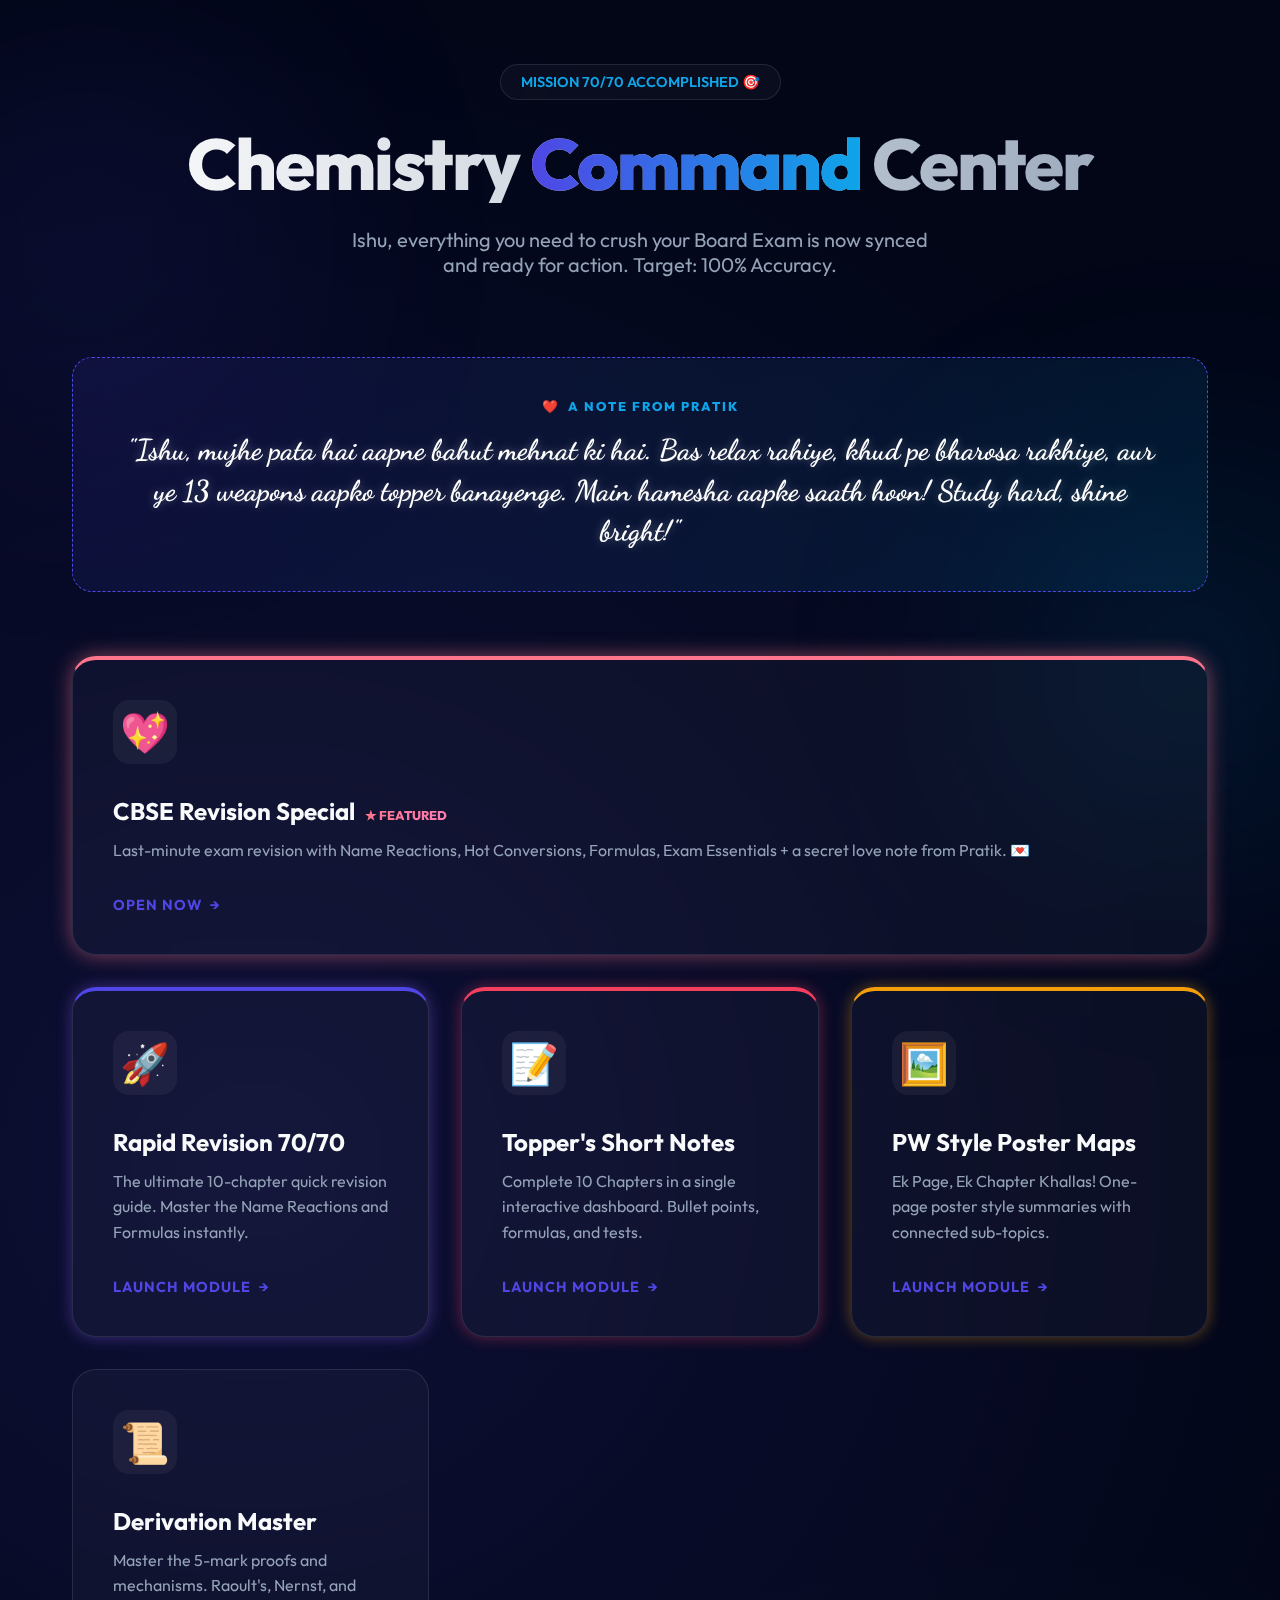
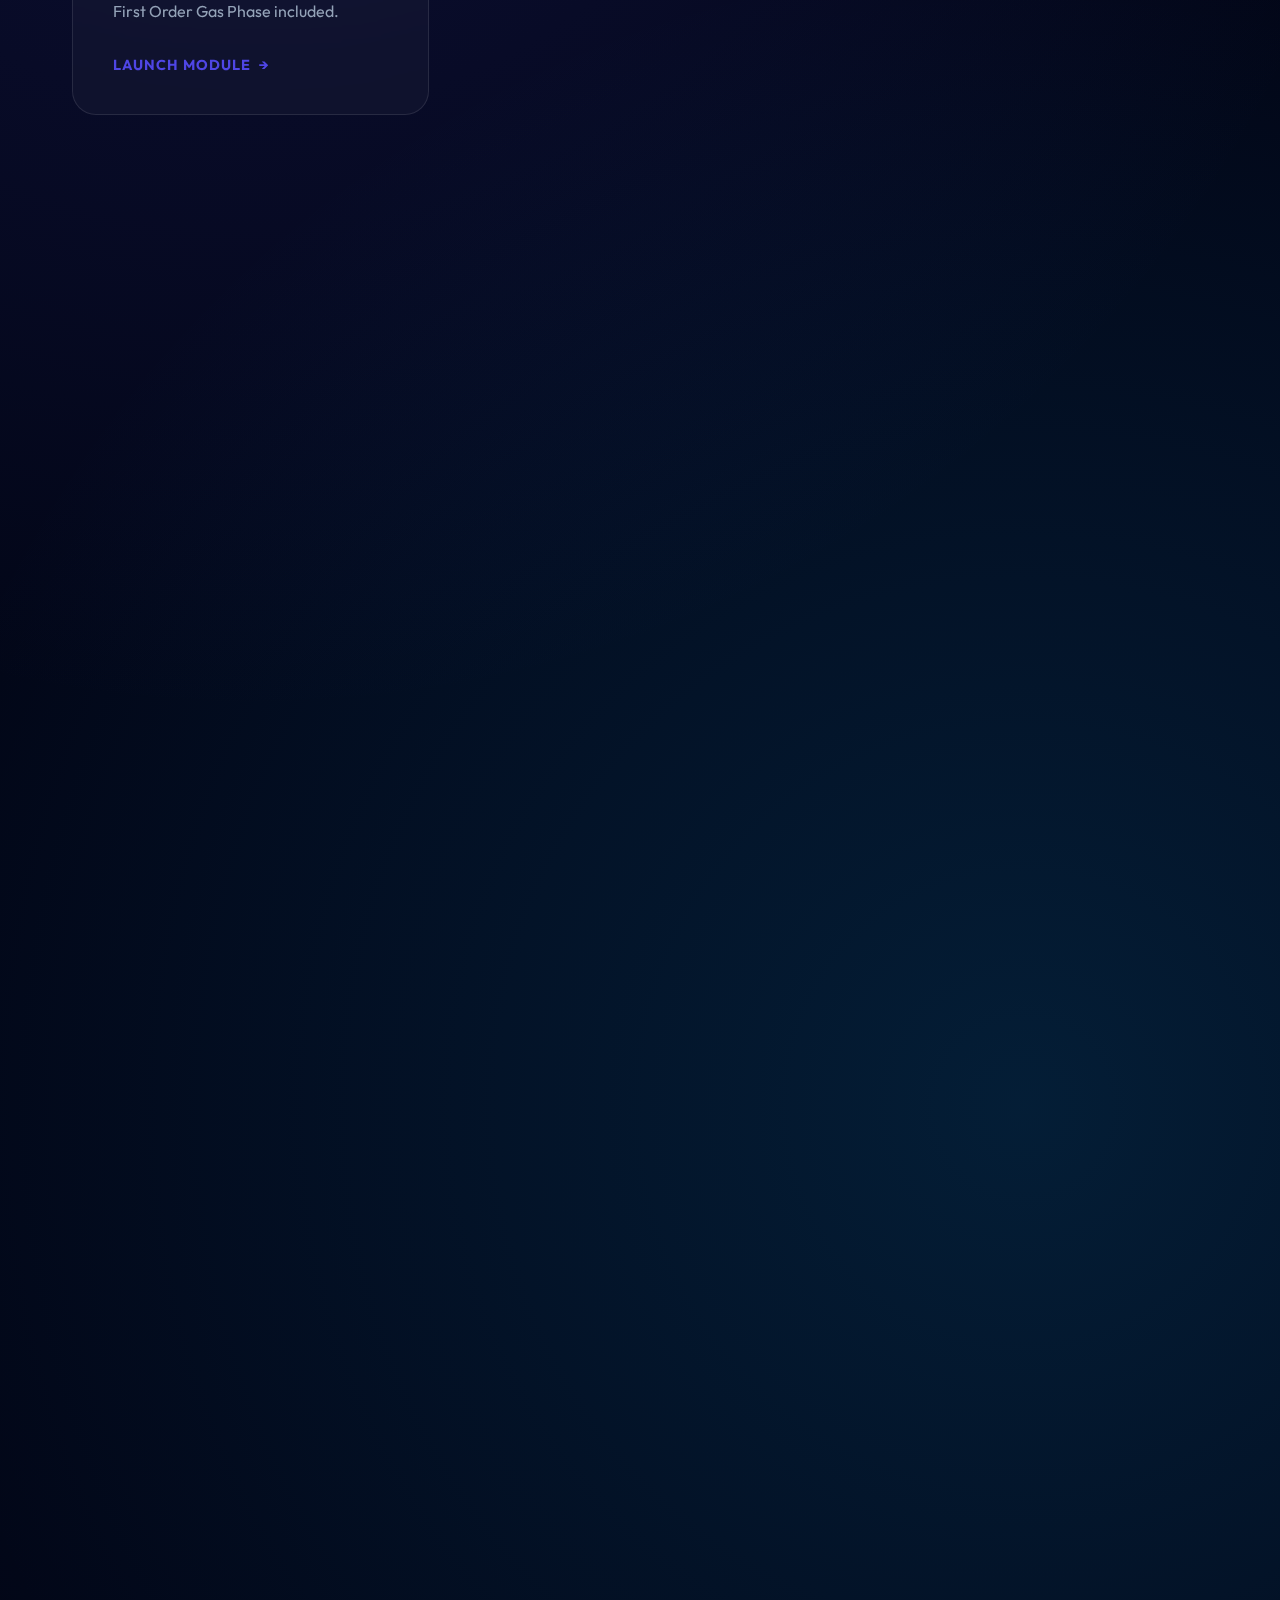
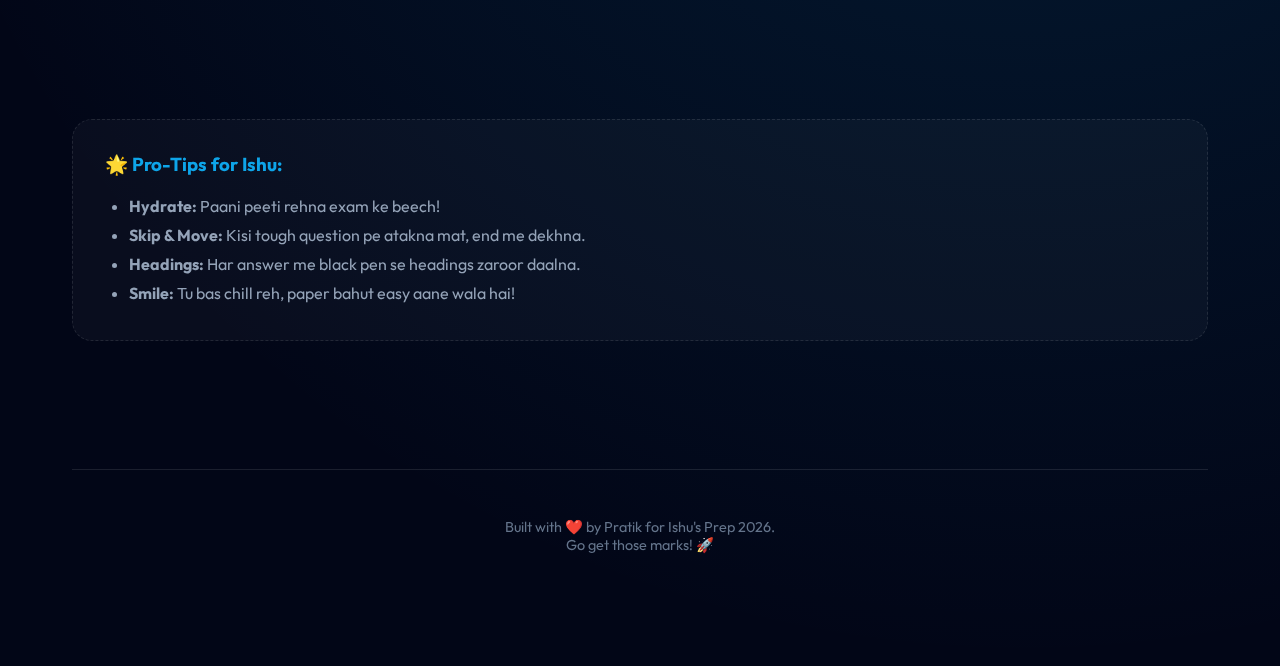
<file: index.html>
<!DOCTYPE html>
<html lang="en">

<head>
    <meta charset="UTF-8">
    <meta name="viewport" content="width=device-width, initial-scale=1.0">
    <title>Chemistry 70/70 Hub | Mission Control</title>
    <link rel="preconnect" href="https://fonts.googleapis.com">
    <link rel="preconnect" href="https://fonts.gstatic.com" crossorigin>
    <link
        href="https://fonts.googleapis.com/css2?family=Outfit:wght@300;400;500;600;700;800&family=Dancing+Script:wght@700&display=swap"
        rel="stylesheet">
    <link rel="stylesheet" href="style.css">
    <style>
        .note-box {
            background: linear-gradient(135deg, rgba(79, 70, 229, 0.1), rgba(14, 165, 233, 0.1));
            border: 1px dashed var(--primary);
            border-radius: 20px;
            padding: 2.5rem;
            margin-bottom: 4rem;
            text-align: center;
            position: relative;
            animation: glow 3s infinite;
        }

        .note-header {
            font-size: 0.8rem;
            font-weight: 800;
            text-transform: uppercase;
            letter-spacing: 2px;
            color: var(--secondary);
            margin-bottom: 1rem;
            display: flex;
            align-items: center;
            justify-content: center;
            gap: 0.5rem;
        }

        .note-text {
            font-family: 'Dancing Script', cursive;
            font-size: 1.8rem;
            line-height: 1.4;
            color: #fff;
            font-weight: 700;
            text-shadow: 0 0 10px rgba(255, 255, 255, 0.3);
        }

        .heart {
            animation: pulse 1.5s infinite;
            display: inline-block;
        }

        @keyframes pulse {
            0% {
                transform: scale(1);
            }

            50% {
                transform: scale(1.2);
            }

            100% {
                transform: scale(1);
            }
        }
    </style>
</head>

<body>
    <div class="floating-bg" style="top: 10%; left: -5%;"></div>
    <div class="floating-bg" style="bottom: 10%; right: -5%; background: var(--secondary);"></div>

    <div class="container">
        <header>
            <div class="badge">MISSION 70/70 ACCOMPLISHED 🎯</div>
            <h1>Chemistry <span
                    style="background: linear-gradient(to right, var(--primary), var(--secondary)); -webkit-background-clip: text; background-clip: text; -webkit-text-fill-color: transparent;">Command</span>
                Center</h1>
            <p class="subtitle">Ishu, everything you need to crush your Board Exam is now synced and ready for action.
                Target: 100% Accuracy.</p>
        </header>

        <!-- PERSONAL MESSAGE -->
        <div class="note-box">
            <div class="note-header">
                <span class="heart">❤️</span> A Note from Pratik
            </div>
            <p class="note-text">"Ishu, mujhe pata hai aapne bahut mehnat ki hai. Bas relax rahiye, khud pe bharosa
                rakhiye,
                aur ye 13 weapons aapko topper banayenge. Main hamesha aapke saath hoon! Study hard, shine bright!"</p>
        </div>

        <div class="hub-grid">
            <!-- CBSE Revision Special -->
            <a href="https://thoratpratik2323-hue.github.io/cbse-chemistry-revision/" target="_blank"
                class="project-card"
                style="border-top: 4px solid #ff758c; box-shadow: 0 0 20px rgba(255, 117, 140, 0.5); grid-column: 1 / -1;">
                <div>
                    <div class="icon">💖</div>
                    <h2 class="card-title">CBSE Revision Special &nbsp;<span
                            style="font-size:0.8rem; background: linear-gradient(to right, #ff758c, #ff7eb3); -webkit-background-clip: text; background-clip: text; -webkit-text-fill-color: transparent; font-weight: 800;">★
                            FEATURED</span></h2>
                    <p class="card-desc">Last-minute exam revision with Name Reactions, Hot Conversions, Formulas, Exam
                        Essentials + a secret love note from Pratik. 💌</p>
                </div>
                <div class="btn-open">Open Now <span>→</span></div>
            </a>

            <!-- 0. Rapid Revision -->
            <a href="chemistry_revision.html" target="_blank" class="project-card"
                style="border-top: 4px solid var(--primary); box-shadow: 0 0 15px rgba(139, 92, 246, 0.4);">
                <div>
                    <div class="icon">🚀</div>
                    <h2 class="card-title">Rapid Revision 70/70</h2>
                    <p class="card-desc">The ultimate 10-chapter quick revision guide. Master the Name Reactions and
                        Formulas instantly.</p>
                </div>
                <div class="btn-open">Launch Module <span>→</span></div>
            </a>
            <!-- 0.5. Short Notes -->
            <a href="chemistry_short_notes.html" target="_blank" class="project-card"
                style="border-top: 4px solid #f43f5e; box-shadow: 0 0 15px rgba(244, 63, 94, 0.4);">
                <div>
                    <div class="icon">📝</div>
                    <h2 class="card-title">Topper's Short Notes</h2>
                    <p class="card-desc">Complete 10 Chapters in a single interactive dashboard. Bullet points,
                        formulas, and tests.</p>
                </div>
                <div class="btn-open">Launch Module <span>→</span></div>
            </a>

            <!-- 0.9. PW Style Mindmaps -->
            <a href="chemistry_pw_style.html" target="_blank" class="project-card"
                style="border-top: 4px solid #f59e0b; box-shadow: 0 0 15px rgba(245, 158, 11, 0.4);">
                <div>
                    <div class="icon">🖼️</div>
                    <h2 class="card-title">PW Style Poster Maps</h2>
                    <p class="card-desc">Ek Page, Ek Chapter Khallas! One-page poster style summaries with connected
                        sub-topics.</p>
                </div>
                <div class="btn-open">Launch Module <span>→</span></div>
            </a>
            <!-- 1. Derivation Master -->
            <a href="https://thoratpratik2323-hue.github.io/chemistry-derivation-master/" target="_blank"
                class="project-card">
                <div>
                    <div class="icon">📜</div>
                    <h2 class="card-title">Derivation Master</h2>
                    <p class="card-desc">Master the 5-mark proofs and mechanisms. Raoult's, Nernst, and First Order Gas
                        Phase included.</p>
                </div>
                <div class="btn-open">Launch Module <span>→</span></div>
            </a>

            <!-- 2. Definition Master -->
            <a href="https://thoratpratik2323-hue.github.io/chemistry-definition-master/" target="_blank"
                class="project-card">
                <div>
                    <div class="icon">📚</div>
                    <h2 class="card-title">Definition Master</h2>
                    <p class="card-desc">Full 12-Chapter NCERT revision with global search and 2026 Board Exam hacks.
                    </p>
                </div>
                <div class="btn-open">Launch Module <span>→</span></div>
            </a>

            <!-- 3. Exam Buddy (Formula Hub) -->
            <a href="https://thoratpratik2323-hue.github.io/chemistry-exam-buddy/" target="_blank" class="project-card">
                <div>
                    <div class="icon">⚗️</div>
                    <h2 class="card-title">Formula Buddy</h2>
                    <p class="card-desc">Quick formula sheets for numericals and important success tips for the big day.
                    </p>
                </div>
                <div class="btn-open">Launch Module <span>→</span></div>
            </a>

            <!-- 4. Organic Master -->
            <a href="https://thoratpratik2323-hue.github.io/organic-reaction-master/" target="_blank"
                class="project-card">
                <div>
                    <div class="icon">🧪</div>
                    <h2 class="card-title">Organic Master</h2>
                    <p class="card-desc">Reagent lists, name reactions, and step-by-step mechanisms for perfect organic
                        scores.</p>
                </div>
                <div class="btn-open">Launch Module <span>→</span></div>
            </a>

            <!-- 5. Inorganic Master -->
            <a href="https://thoratpratik2323-hue.github.io/inorganic-element-master/" target="_blank"
                class="project-card">
                <div>
                    <div class="icon">⚛️</div>
                    <h2 class="card-title">Inorganic Master</h2>
                    <p class="card-desc">d-Block, f-Block, and Coordination logic. Understand the 'Why' behind atomic
                        radii trends.</p>
                </div>
                <div class="btn-open">Launch Module <span>→</span></div>
            </a>

            <!-- 6. Master Cheatsheet -->
            <a href="https://thoratpratik2323-hue.github.io/chemistry-master-cheatsheet-2026/" target="_blank"
                class="project-card">
                <div>
                    <div class="icon">⚡</div>
                    <h2 class="card-title">Quick Cheatsheet</h2>
                    <p class="card-desc">The ultimate single-page revision weapon for the morning of the exam. All in
                        one glance.</p>
                </div>
                <div class="btn-open">Launch Module <span>→</span></div>
            </a>

            <!-- 7. Reasoning Master -->
            <a href="https://thoratpratik2323-hue.github.io/chemistry-reasoning-master/" target="_blank"
                class="project-card" style="border-top: 4px solid var(--accent);">
                <div>
                    <div class="icon">🔬</div>
                    <h2 class="card-title">Reasoning Master</h2>
                    <p class="card-desc">Master the "Give Reasons" questions. Accounting for trends in d-block, p-block,
                        and organic. 70/70 Lock.</p>
                </div>
                <div class="btn-open">Launch Module <span>→</span></div>
            </a>

            <!-- 8. Organic MCQ Challenge -->
            <a href="https://thoratpratik2323-hue.github.io/organic-chemistry-quiz/" target="_blank"
                class="project-card" style="border-top: 4px solid #10b981;">
                <div>
                    <div class="icon">📝</div>
                    <h2 class="card-title">Organic MCQ Quiz</h2>
                    <p class="card-desc">15 high-yield MCQs covering reactions, mechanisms, and biomolecules. Test your
                        prep!</p>
                </div>
                <div class="btn-open">Launch Module <span>→</span></div>
            </a>

            <!-- 9. Inorganic MCQ Challenge -->
            <a href="https://thoratpratik2323-hue.github.io/inorganic-chemistry-quiz/" target="_blank"
                class="project-card" style="border-top: 4px solid #8b5cf6;">
                <div>
                    <div class="icon">💎</div>
                    <h2 class="card-title">Inorganic MCQ Quiz</h2>
                    <p class="card-desc">15 metallic-grade MCQs on d-block, f-block, and Coordination complex logic.</p>
                </div>
                <div class="btn-open">Launch Module <span>→</span></div>
            </a>

            <!-- 10. Logic Vault -->
            <a href="https://thoratpratik2323-hue.github.io/chemistry-logic-vault/" target="_blank" class="project-card"
                style="border-top: 4px solid #ec4899;">
                <div>
                    <div class="icon">🧠</div>
                    <h2 class="card-title">Logic Vault</h2>
                    <p class="card-desc">Master Assertion-Reason and Case Study questions. The ultimate logical shield.
                    </p>
                </div>
                <div class="btn-open">Launch Module <span>→</span></div>
            </a>

            <!-- 11. Visual Gallery -->
            <a href="https://thoratpratik2323-hue.github.io/chemistry-visual-gallery/" target="_blank"
                class="project-card" style="border-top: 4px solid #14b8a6;">
                <div>
                    <div class="icon">📊</div>
                    <h2 class="card-title">Visual Gallery</h2>
                    <p class="card-desc">Interactive graphs and d-orbital splitting diagrams. Chemistry through art.</p>
                </div>
                <div class="btn-open">Launch Module <span>→</span></div>
            </a>

            <!-- 12. PYQ Hitlist -->
            <a href="https://thoratpratik2323-hue.github.io/chemistry-pyq-hitlist/" target="_blank" class="project-card"
                style="border-top: 4px solid #f59e0b;">
                <div>
                    <div class="icon">📜</div>
                    <h2 class="card-title">PYQ Hitlist</h2>
                    <p class="card-desc">Most repeated Board questions (2015-2025). Target the hits, ignore the noise.
                    </p>
                </div>
                <div class="btn-open">Launch Module <span>→</span></div>
            </a>

            <!-- 13. Full Mock Exam 2026 -->
            <a href="https://thoratpratik2323-hue.github.io/chemistry-mock-exam-2026/" target="_blank"
                class="project-card" style="border-top: 4px solid #ef4444;">
                <div>
                    <div class="icon">🏆</div>
                    <h2 class="card-title">2026 Mock Exam</h2>
                    <p class="card-desc">70-mark full length practice paper. Set a timer for 3 hours and test your
                        limits.</p>
                </div>
                <div class="btn-open">Launch Module <span>→</span></div>
            </a>
        </div>

        <div class="pro-tips"
            style="margin-top: 5rem; background: var(--glass); border: 1px dashed var(--glass-border); padding: 2rem; border-radius: 20px;">
            <h3 style="color: var(--secondary); margin-bottom: 1rem; display: flex; align-items: center; gap: 0.5rem;">
                🌟 Pro-Tips for Ishu:</h3>
            <ul style="color: #94a3b8; padding-left: 1.5rem; line-height: 1.8;">
                <li><strong>Hydrate:</strong> Paani peeti rehna exam ke beech!</li>
                <li><strong>Skip & Move:</strong> Kisi tough question pe atakna mat, end me dekhna.</li>
                <li><strong>Headings:</strong> Har answer me black pen se headings zaroor daalna.</li>
                <li><strong>Smile:</strong> Tu bas chill reh, paper bahut easy aane wala hai!</li>
            </ul>
        </div>

        <footer class="footer">
            <p class="footer-text">Built with ❤️ by Pratik for Ishu's Prep 2026. <br> Go get those marks! 🚀</p>
        </footer>
    </div>

    <script src="script.js"></script>
</body>

</html>
</file>
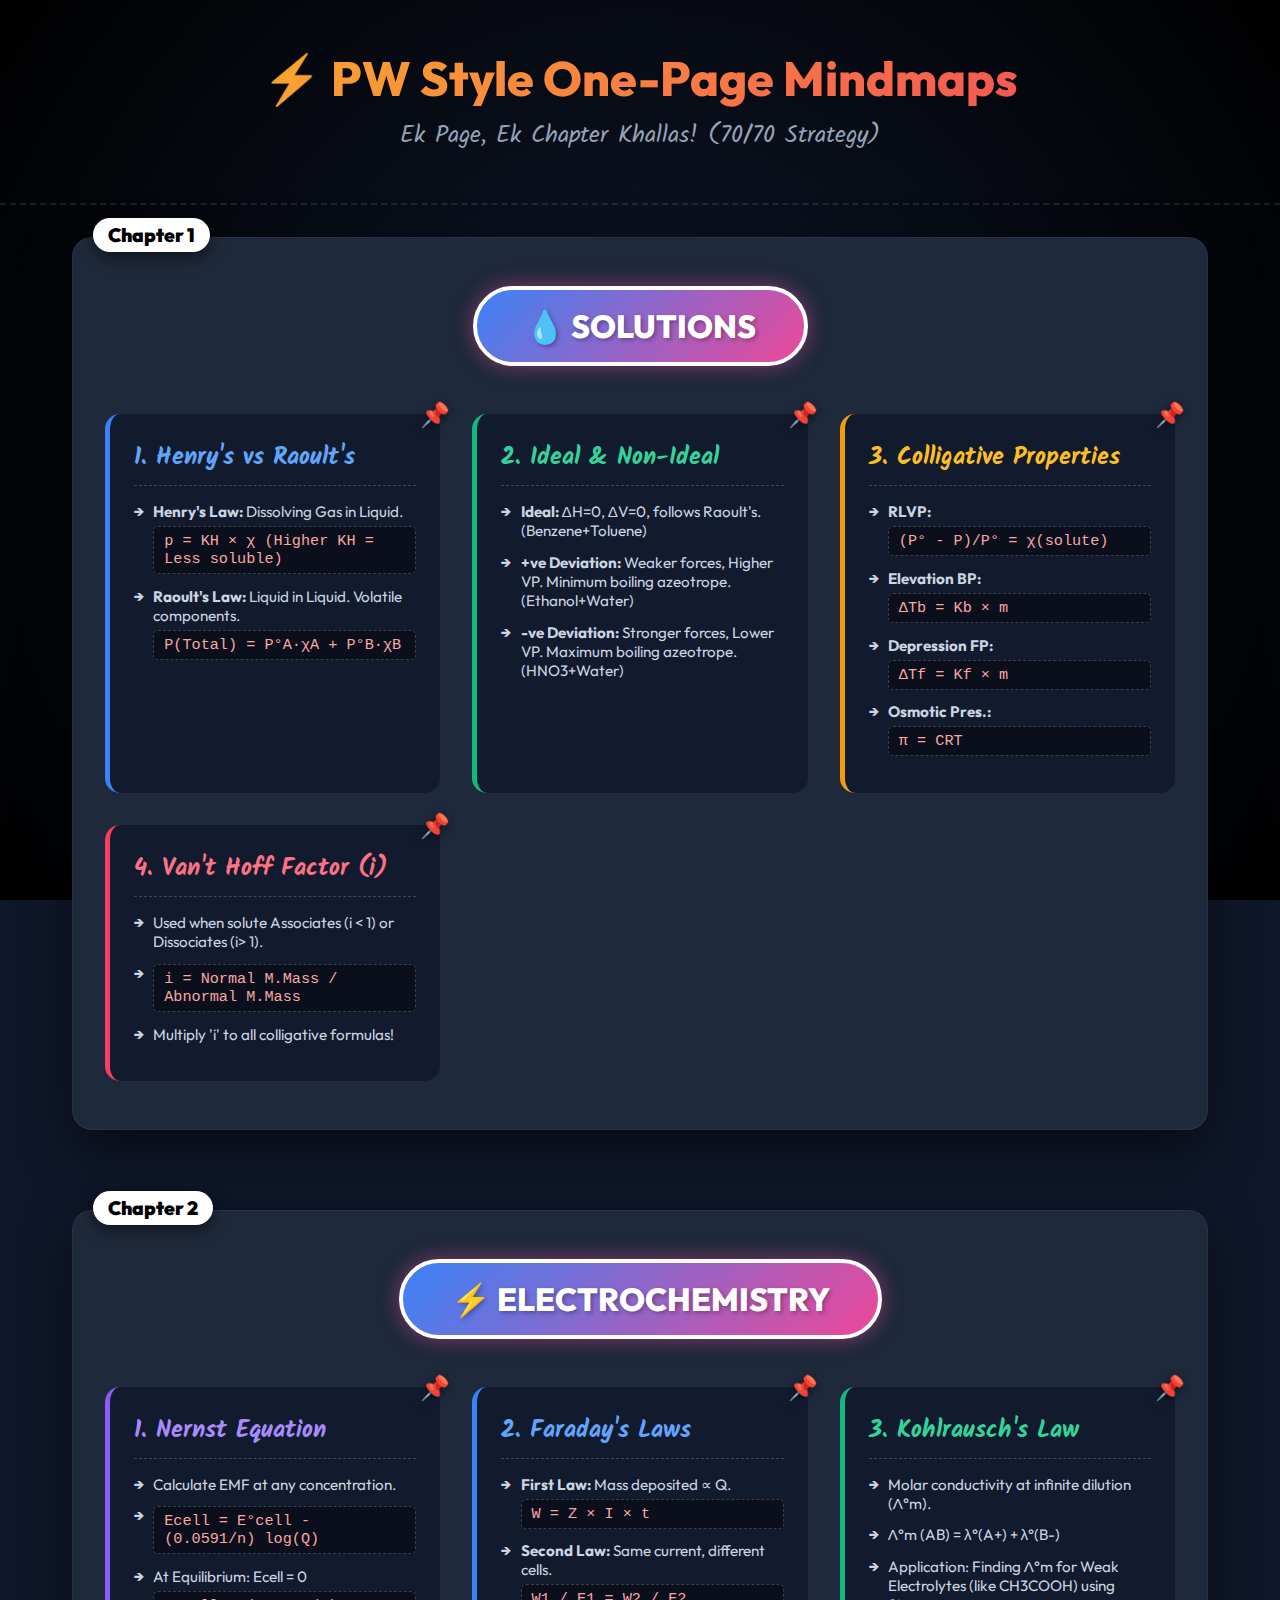
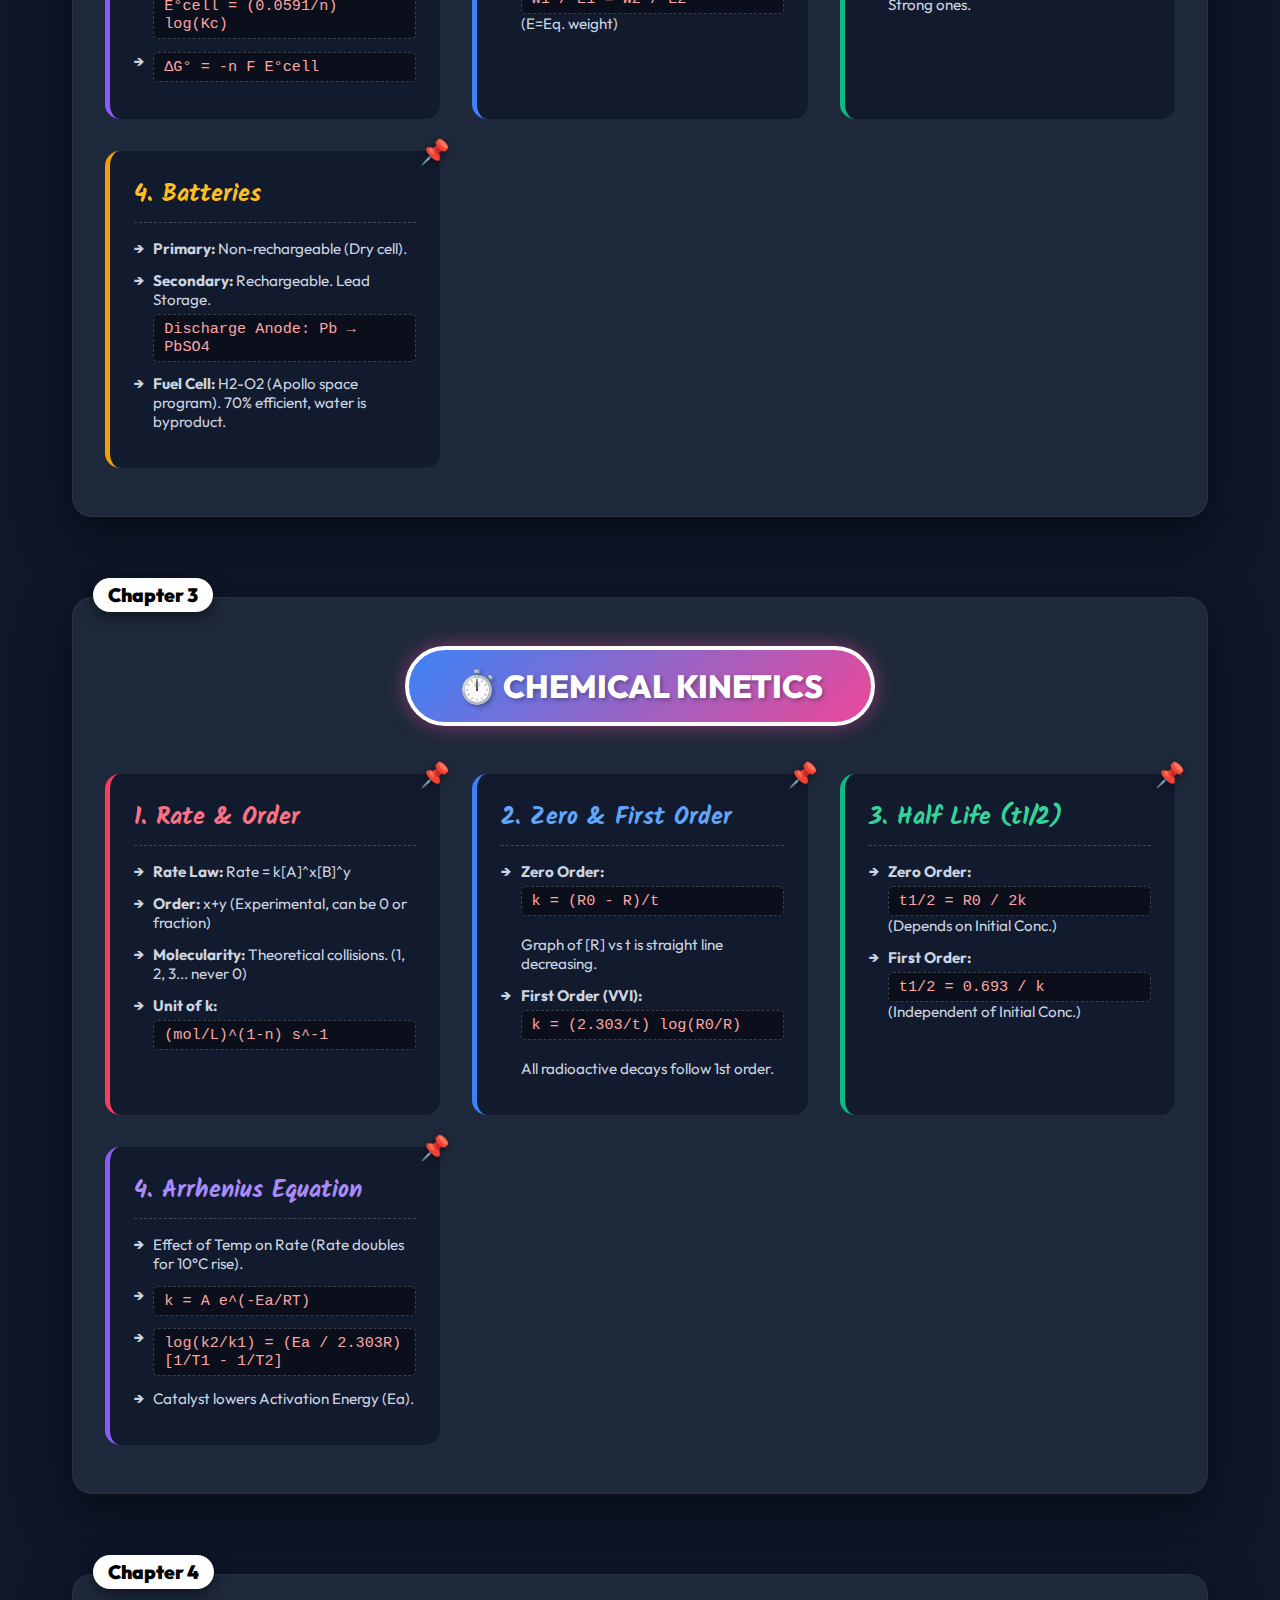
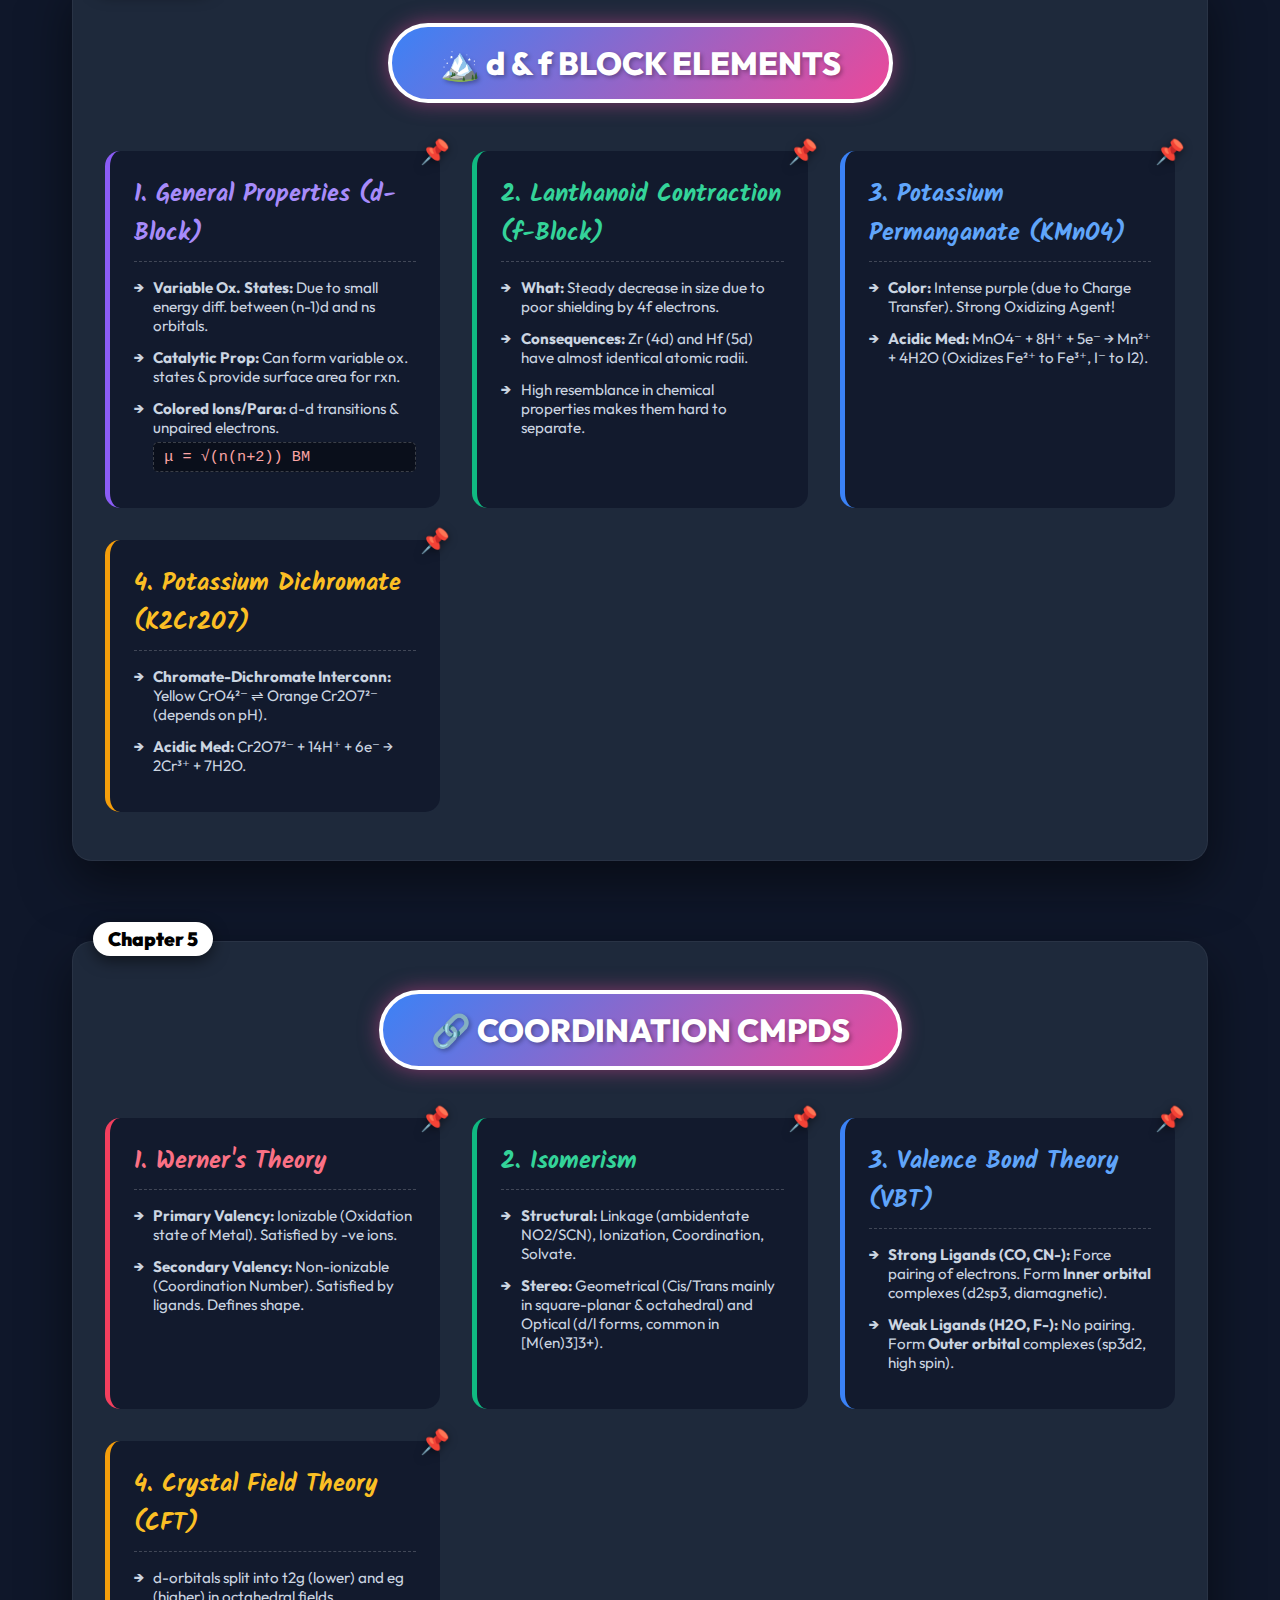
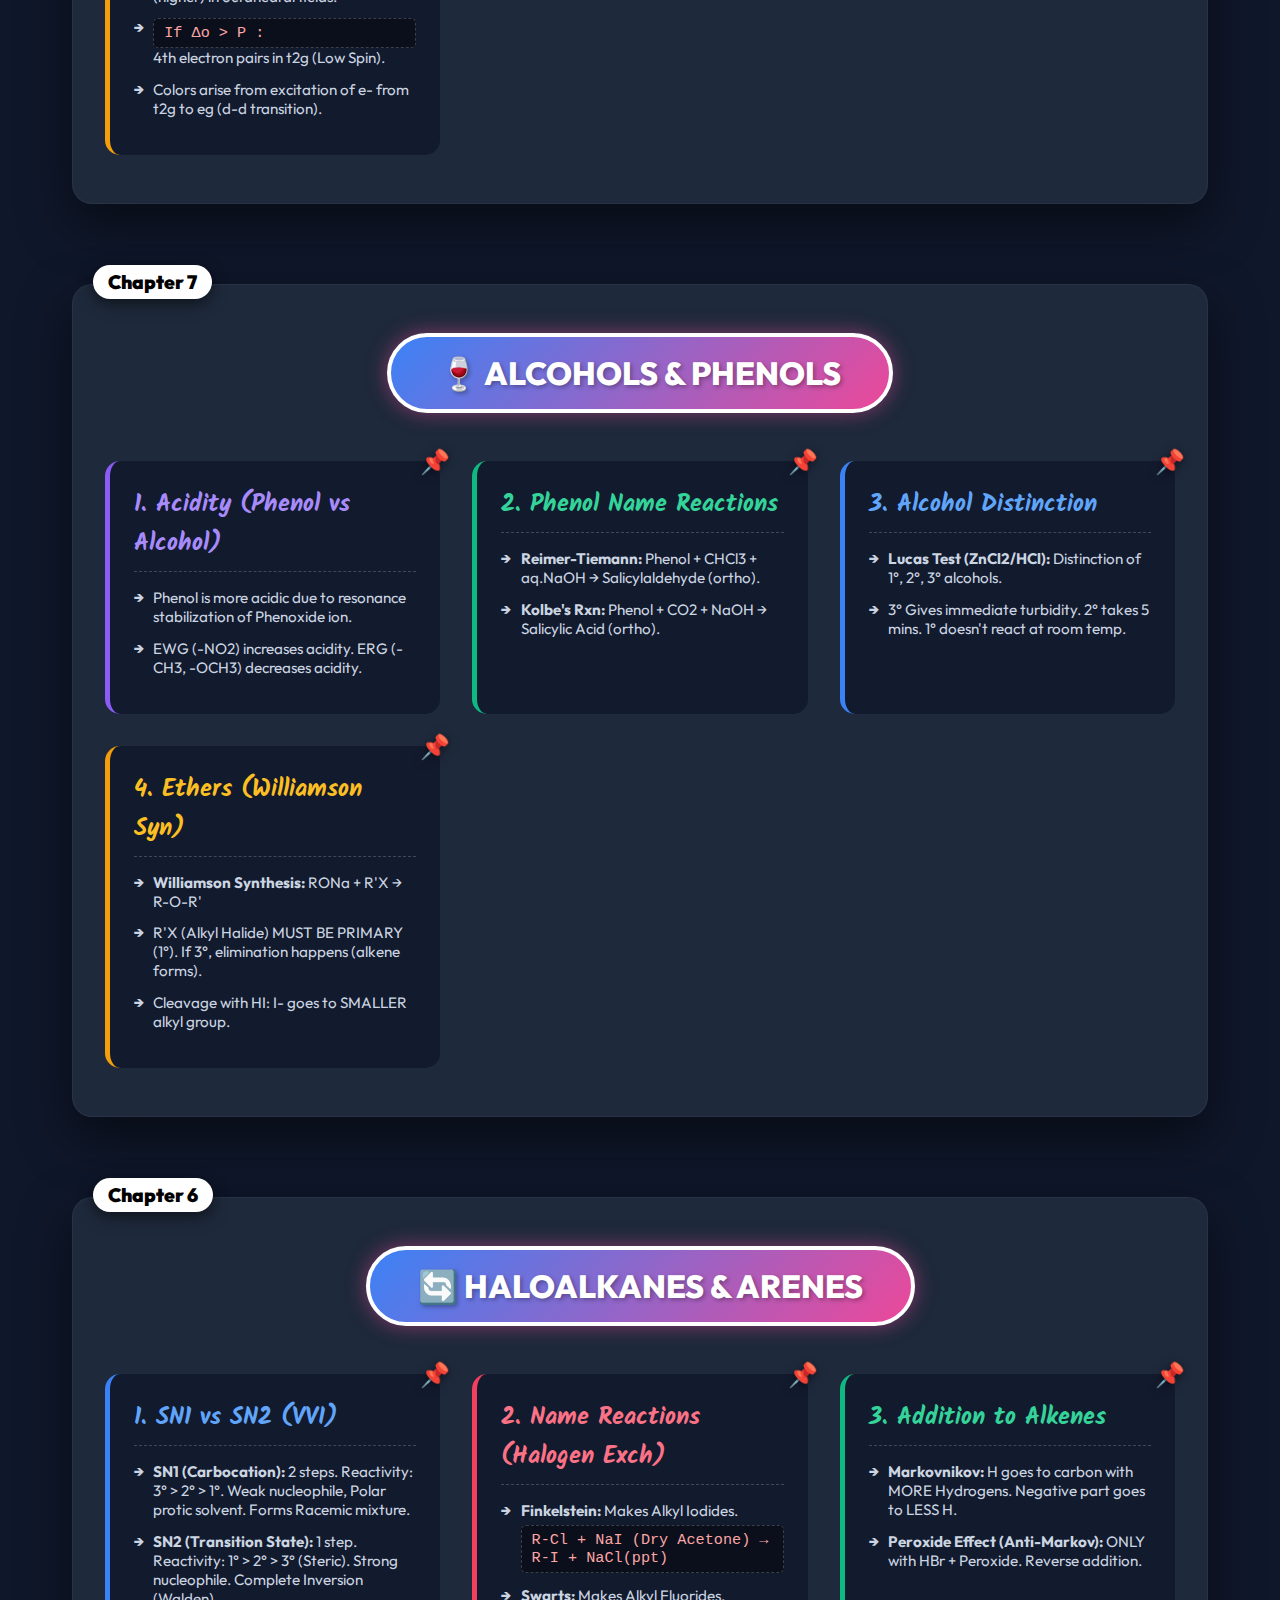
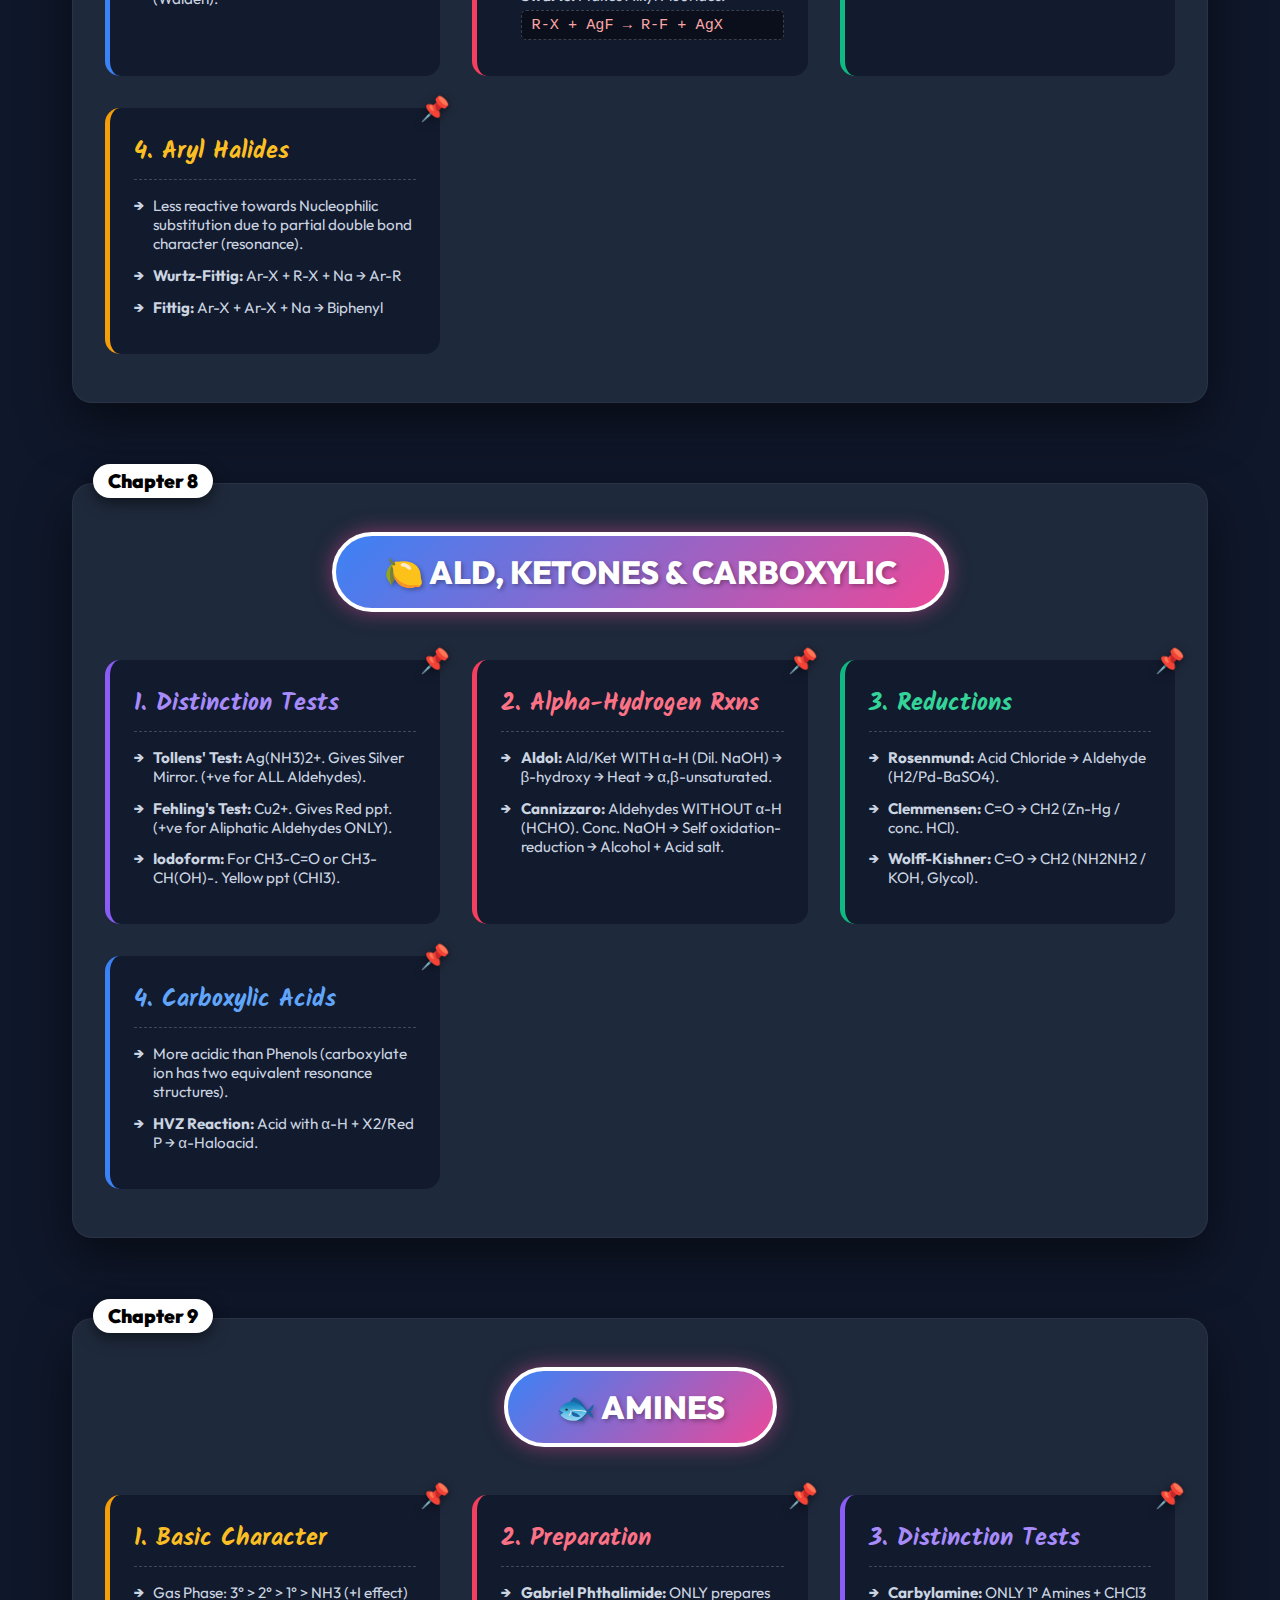
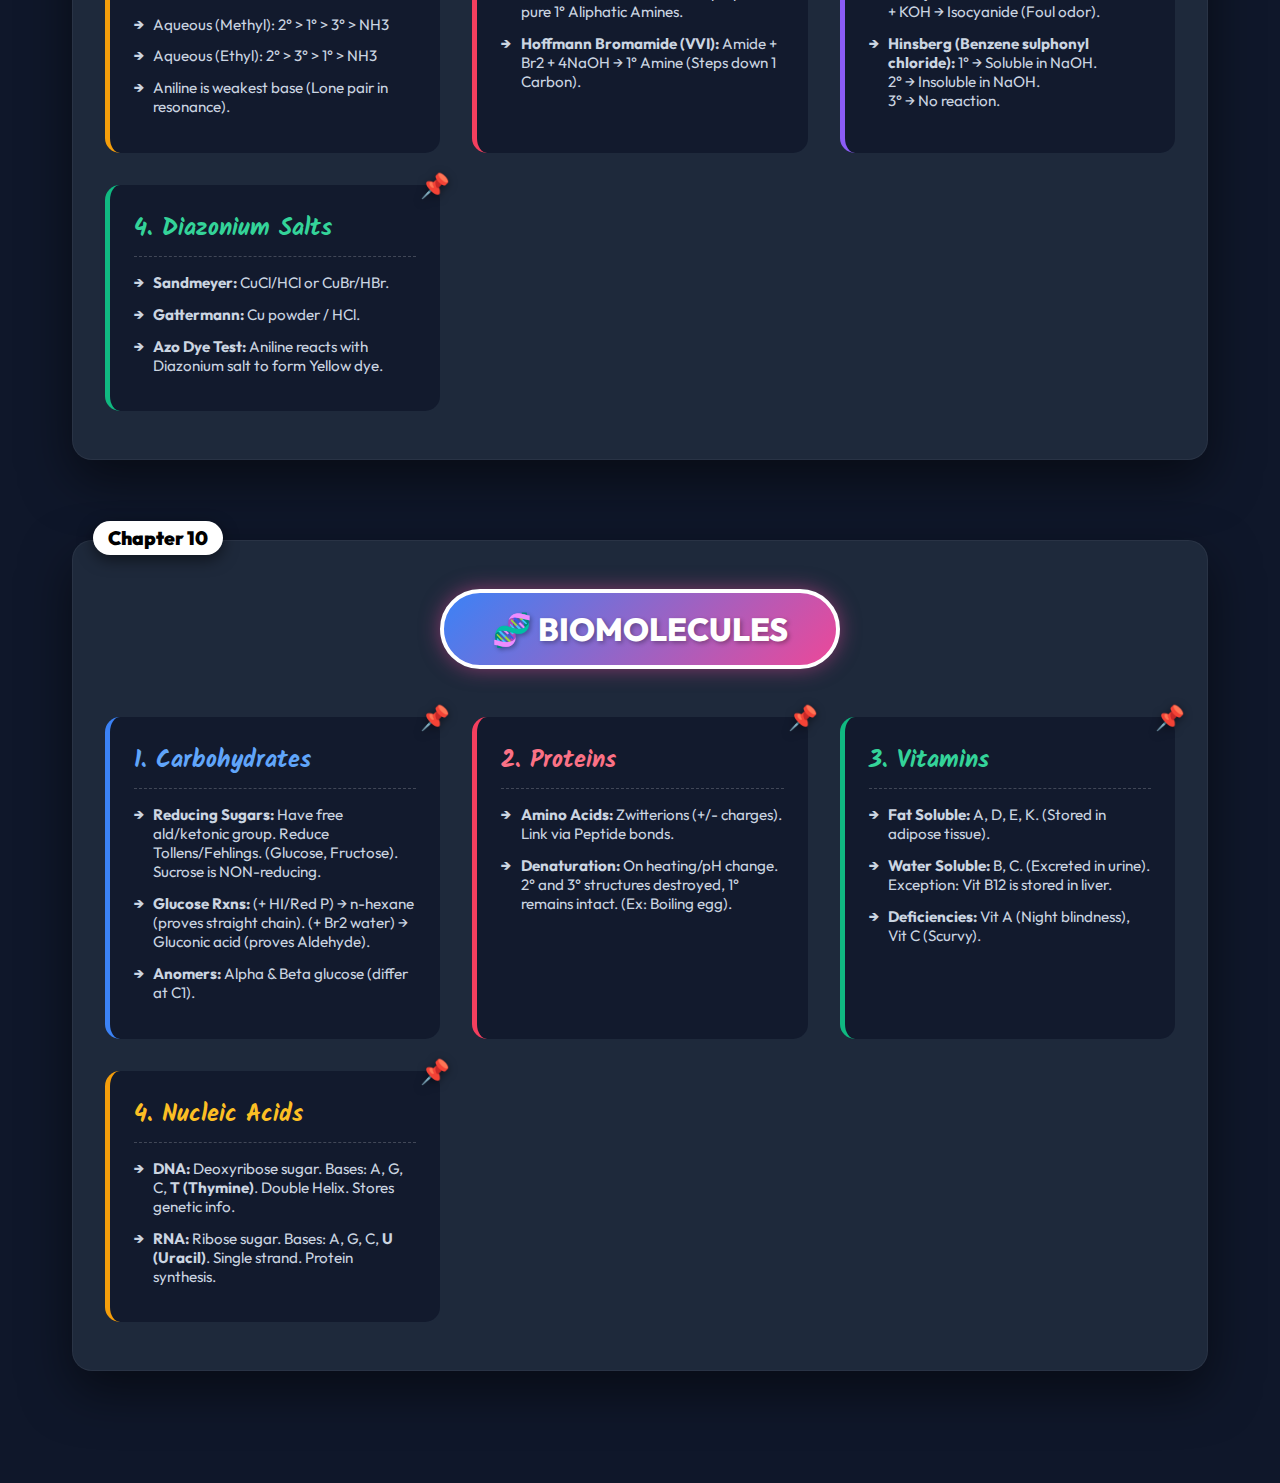
<file: chemistry_pw_style.html>
<!DOCTYPE html>
<html lang="en">

<head>
    <meta charset="UTF-8">
    <meta name="viewport" content="width=device-width, initial-scale=1.0">
    <title>Chemistry 70/70 - PW Style Poster Mindmaps</title>
    <link href="https://fonts.googleapis.com/css2?family=Kalam:wght@400;700&family=Outfit:wght@400;600;800&display=swap"
        rel="stylesheet">
    <style>
        :root {
            --bg-dark: #0f172a;
            --text-light: #f8fafc;
            --primary: #3b82f6;
            --secondary: #ec4899;
            --accent: #10b981;
            --warning: #f59e0b;
        }

        * {
            margin: 0;
            padding: 0;
            box-sizing: border-box;
            font-family: 'Outfit', sans-serif;
        }

        body {
            background-color: var(--bg-dark);
            color: var(--text-light);
            overflow-x: hidden;
            background-image: radial-gradient(circle at 50% 50%, rgba(15, 23, 42, 1) 0%, rgba(0, 0, 0, 1) 100%);
            background-attachment: fixed;
        }

        header {
            text-align: center;
            padding: 3rem 1rem;
            border-bottom: 2px dashed rgba(255, 255, 255, 0.1);
        }

        header h1 {
            font-size: 3rem;
            font-weight: 800;
            background: linear-gradient(135deg, #fbbf24, #f43f5e);
            -webkit-background-clip: text;
            -webkit-text-fill-color: transparent;
            margin-bottom: 0.5rem;
        }

        header p {
            font-family: 'Kalam', cursive;
            font-size: 1.5rem;
            color: #94a3b8;
        }

        .mindmap-container {
            max-width: 1200px;
            margin: 0 auto;
            padding: 2rem;
        }

        /* The Poster Board */
        .poster {
            background: #1e293b;
            border-radius: 20px;
            padding: 3rem 2rem;
            margin-bottom: 5rem;
            position: relative;
            box-shadow: 0 20px 50px rgba(0, 0, 0, 0.5);
            border: 1px solid rgba(255, 255, 255, 0.05);
            display: flex;
            flex-direction: column;
            align-items: center;
        }

        /* Handwritten Chapter Title */
        .center-topic {
            background: linear-gradient(135deg, var(--primary), var(--secondary));
            padding: 1rem 3rem;
            border-radius: 50px;
            font-size: 2rem;
            font-weight: 800;
            color: white;
            text-shadow: 2px 2px 4px rgba(0, 0, 0, 0.3);
            margin-bottom: 3rem;
            position: relative;
            z-index: 10;
            border: 4px solid #fff;
            box-shadow: 0 0 20px rgba(236, 72, 153, 0.5);
            text-align: center;
        }

        /* Grid for the subtopics */
        .grid-layout {
            display: grid;
            grid-template-columns: repeat(auto-fit, minmax(300px, 1fr));
            gap: 2rem;
            width: 100%;
            position: relative;
        }

        /* Connecting lines simulated via borders on desktop mostly, but we'll use a clean box layout */
        .box {
            background: rgba(15, 23, 42, 0.8);
            border-radius: 15px;
            padding: 1.5rem;
            border-left: 5px solid;
            position: relative;
            transition: transform 0.3s;
        }

        .box:hover {
            transform: translateY(-5px);
        }

        .box::before {
            content: '📌';
            position: absolute;
            top: -15px;
            right: -10px;
            font-size: 1.5rem;
            filter: drop-shadow(0 2px 4px rgba(0, 0, 0, 0.5));
        }

        .box h3 {
            font-family: 'Kalam', cursive;
            font-size: 1.5rem;
            margin-bottom: 1rem;
            border-bottom: 1px dashed rgba(255, 255, 255, 0.2);
            padding-bottom: 0.5rem;
        }

        .box ul {
            list-style: none;
        }

        .box ul li {
            margin-bottom: 0.8rem;
            font-size: 0.95rem;
            color: #cbd5e1;
            padding-left: 1.2rem;
            position: relative;
        }

        .box ul li::before {
            content: '→';
            position: absolute;
            left: 0;
            color: inherit;
            font-weight: bold;
        }

        .formula-text {
            display: block;
            background: rgba(0, 0, 0, 0.4);
            padding: 5px 10px;
            border-radius: 5px;
            font-family: monospace;
            color: #fca5a5;
            margin-top: 5px;
            border: 1px dashed rgba(255, 255, 255, 0.2);
        }

        /* Color Variations for Boxes */
        .box-blue {
            border-color: #3b82f6;
        }

        .box-blue h3 {
            color: #60a5fa;
        }

        .box-green {
            border-color: #10b981;
        }

        .box-green h3 {
            color: #34d399;
        }

        .box-red {
            border-color: #f43f5e;
        }

        .box-red h3 {
            color: #fb7185;
        }

        .box-yellow {
            border-color: #f59e0b;
        }

        .box-yellow h3 {
            color: #fbbf24;
        }

        .box-purple {
            border-color: #8b5cf6;
        }

        .box-purple h3 {
            color: #a78bfa;
        }

        @media screen and (max-width: 768px) {
            header h1 {
                font-size: 2rem;
            }

            .center-topic {
                font-size: 1.5rem;
                padding: 1rem 2rem;
            }
        }

        .chapter-badge {
            position: absolute;
            top: -20px;
            left: 20px;
            background: #fff;
            color: #000;
            font-weight: 900;
            padding: 5px 15px;
            border-radius: 20px;
            font-size: 1.2rem;
            box-shadow: 0 5px 15px rgba(0, 0, 0, 0.5);
        }
    </style>
</head>

<body>

    <header>
        <h1>⚡ PW Style One-Page Mindmaps</h1>
        <p>Ek Page, Ek Chapter Khallas! (70/70 Strategy)</p>
    </header>

    <div class="mindmap-container">

        <!-- CHAPTER 1: SOLUTIONS -->
        <div class="poster">
            <div class="chapter-badge">Chapter 1</div>
            <div class="center-topic">💧 SOLUTIONS</div>

            <div class="grid-layout">
                <div class="box box-blue">
                    <h3>1. Henry's vs Raoult's</h3>
                    <ul>
                        <li><b>Henry's Law:</b> Dissolving Gas in Liquid.
                            <span class="formula-text">p = KH × χ (Higher KH = Less soluble)</span>
                        </li>
                        <li><b>Raoult's Law:</b> Liquid in Liquid. Volatile components.
                            <span class="formula-text">P(Total) = P°A·χA + P°B·χB</span>
                        </li>
                    </ul>
                </div>

                <div class="box box-green">
                    <h3>2. Ideal & Non-Ideal</h3>
                    <ul>
                        <li><b>Ideal:</b> ΔH=0, ΔV=0, follows Raoult's. (Benzene+Toluene)</li>
                        <li><b>+ve Deviation:</b> Weaker forces, Higher VP. Minimum boiling azeotrope. (Ethanol+Water)
                        </li>
                        <li><b>-ve Deviation:</b> Stronger forces, Lower VP. Maximum boiling azeotrope. (HNO3+Water)
                        </li>
                    </ul>
                </div>

                <div class="box box-yellow">
                    <h3>3. Colligative Properties</h3>
                    <ul>
                        <li><b>RLVP:</b> <span class="formula-text">(P° - P)/P° = χ(solute)</span></li>
                        <li><b>Elevation BP:</b> <span class="formula-text">ΔTb = Kb × m</span></li>
                        <li><b>Depression FP:</b> <span class="formula-text">ΔTf = Kf × m</span></li>
                        <li><b>Osmotic Pres.:</b> <span class="formula-text">π = CRT</span></li>
                    </ul>
                </div>

                <div class="box box-red">
                    <h3>4. Van't Hoff Factor (i)</h3>
                    <ul>
                        <li>Used when solute Associates (i < 1) or Dissociates (i> 1).</li>
                        <li><span class="formula-text">i = Normal M.Mass / Abnormal M.Mass</span></li>
                        <li>Multiply 'i' to all colligative formulas!</li>
                    </ul>
                </div>
            </div>
        </div>

        <!-- CHAPTER 2: ELECTROCHEMISTRY -->
        <div class="poster">
            <div class="chapter-badge">Chapter 2</div>
            <div class="center-topic">⚡ ELECTROCHEMISTRY</div>

            <div class="grid-layout">
                <div class="box box-purple">
                    <h3>1. Nernst Equation</h3>
                    <ul>
                        <li>Calculate EMF at any concentration.</li>
                        <li><span class="formula-text">Ecell = E°cell - (0.0591/n) log(Q)</span></li>
                        <li>At Equilibrium: Ecell = 0 <br><span class="formula-text">E°cell = (0.0591/n) log(Kc)</span>
                        </li>
                        <li><span class="formula-text">ΔG° = -n F E°cell</span></li>
                    </ul>
                </div>

                <div class="box box-blue">
                    <h3>2. Faraday's Laws</h3>
                    <ul>
                        <li><b>First Law:</b> Mass deposited ∝ Q.
                            <span class="formula-text">W = Z × I × t</span>
                        </li>
                        <li><b>Second Law:</b> Same current, different cells.
                            <span class="formula-text">W1 / E1 = W2 / E2</span> (E=Eq. weight)
                        </li>
                    </ul>
                </div>

                <div class="box box-green">
                    <h3>3. Kohlrausch's Law</h3>
                    <ul>
                        <li>Molar conductivity at infinite dilution (Λ°m).</li>
                        <li>Λ°m (AB) = λ°(A+) + λ°(B-)</li>
                        <li>Application: Finding Λ°m for Weak Electrolytes (like CH3COOH) using Strong ones.</li>
                    </ul>
                </div>

                <div class="box box-yellow">
                    <h3>4. Batteries</h3>
                    <ul>
                        <li><b>Primary:</b> Non-rechargeable (Dry cell).</li>
                        <li><b>Secondary:</b> Rechargeable. Lead Storage.
                            <span class="formula-text">Discharge Anode: Pb → PbSO4</span>
                        </li>
                        <li><b>Fuel Cell:</b> H2-O2 (Apollo space program). 70% efficient, water is byproduct.</li>
                    </ul>
                </div>
            </div>
        </div>

        <!-- CHAPTER 3: CHEMICAL KINETICS -->
        <div class="poster">
            <div class="chapter-badge">Chapter 3</div>
            <div class="center-topic">⏱️ CHEMICAL KINETICS</div>

            <div class="grid-layout">
                <div class="box box-red">
                    <h3>1. Rate & Order</h3>
                    <ul>
                        <li><b>Rate Law:</b> Rate = k[A]^x[B]^y</li>
                        <li><b>Order:</b> x+y (Experimental, can be 0 or fraction)</li>
                        <li><b>Molecularity:</b> Theoretical collisions. (1, 2, 3... never 0)</li>
                        <li><b>Unit of k:</b> <span class="formula-text">(mol/L)^(1-n) s^-1</span></li>
                    </ul>
                </div>

                <div class="box box-blue">
                    <h3>2. Zero & First Order</h3>
                    <ul>
                        <li><b>Zero Order:</b> <span class="formula-text">k = (R0 - R)/t</span><br>Graph of [R] vs t is
                            straight line decreasing.</li>
                        <li><b>First Order (VVI):</b> <span class="formula-text">k = (2.303/t) log(R0/R)</span><br>All
                            radioactive decays follow 1st order.</li>
                    </ul>
                </div>

                <div class="box box-green">
                    <h3>3. Half Life (t1/2)</h3>
                    <ul>
                        <li><b>Zero Order:</b> <span class="formula-text">t1/2 = R0 / 2k</span> (Depends on Initial
                            Conc.)</li>
                        <li><b>First Order:</b> <span class="formula-text">t1/2 = 0.693 / k</span> (Independent of
                            Initial Conc.)</li>
                    </ul>
                </div>

                <div class="box box-purple">
                    <h3>4. Arrhenius Equation</h3>
                    <ul>
                        <li>Effect of Temp on Rate (Rate doubles for 10°C rise).</li>
                        <li><span class="formula-text">k = A e^(-Ea/RT)</span></li>
                        <li><span class="formula-text">log(k2/k1) = (Ea / 2.303R) [1/T1 - 1/T2]</span></li>
                        <li>Catalyst lowers Activation Energy (Ea).</li>
                    </ul>
                </div>
            </div>
        </div>

        <!-- CHAPTER 4: d & f BLOCK ELEMENTS -->
        <div class="poster">
            <div class="chapter-badge">Chapter 4</div>
            <div class="center-topic">🏔️ d & f BLOCK ELEMENTS</div>

            <div class="grid-layout">
                <div class="box box-purple">
                    <h3>1. General Properties (d-Block)</h3>
                    <ul>
                        <li><b>Variable Ox. States:</b> Due to small energy diff. between (n-1)d and ns orbitals.</li>
                        <li><b>Catalytic Prop:</b> Can form variable ox. states & provide surface area for rxn.</li>
                        <li><b>Colored Ions/Para:</b> d-d transitions & unpaired electrons. <span class="formula-text">μ
                                = √(n(n+2)) BM</span></li>
                    </ul>
                </div>

                <div class="box box-green">
                    <h3>2. Lanthanoid Contraction (f-Block)</h3>
                    <ul>
                        <li><b>What:</b> Steady decrease in size due to poor shielding by 4f electrons.</li>
                        <li><b>Consequences:</b> Zr (4d) and Hf (5d) have almost identical atomic radii.</li>
                        <li>High resemblance in chemical properties makes them hard to separate.</li>
                    </ul>
                </div>

                <div class="box box-blue">
                    <h3>3. Potassium Permanganate (KMnO4)</h3>
                    <ul>
                        <li><b>Color:</b> Intense purple (due to Charge Transfer). Strong Oxidizing Agent!</li>
                        <li><b>Acidic Med:</b> MnO4⁻ + 8H⁺ + 5e⁻ → Mn²⁺ + 4H2O (Oxidizes Fe²⁺ to Fe³⁺, I⁻ to I2).</li>
                    </ul>
                </div>

                <div class="box box-yellow">
                    <h3>4. Potassium Dichromate (K2Cr2O7)</h3>
                    <ul>
                        <li><b>Chromate-Dichromate Interconn:</b> Yellow CrO4²⁻ ⇌ Orange Cr2O7²⁻ (depends on pH).</li>
                        <li><b>Acidic Med:</b> Cr2O7²⁻ + 14H⁺ + 6e⁻ → 2Cr³⁺ + 7H2O.</li>
                    </ul>
                </div>
            </div>
        </div>

        <!-- CHAPTER 5: COORDINATION COMPOUNDS -->
        <div class="poster">
            <div class="chapter-badge">Chapter 5</div>
            <div class="center-topic">🔗 COORDINATION CMPDS</div>

            <div class="grid-layout">
                <div class="box box-red">
                    <h3>1. Werner's Theory</h3>
                    <ul>
                        <li><b>Primary Valency:</b> Ionizable (Oxidation state of Metal). Satisfied by -ve ions.</li>
                        <li><b>Secondary Valency:</b> Non-ionizable (Coordination Number). Satisfied by ligands. Defines
                            shape.</li>
                    </ul>
                </div>

                <div class="box box-green">
                    <h3>2. Isomerism</h3>
                    <ul>
                        <li><b>Structural:</b> Linkage (ambidentate NO2/SCN), Ionization, Coordination, Solvate.</li>
                        <li><b>Stereo:</b> Geometrical (Cis/Trans mainly in square-planar & octahedral) and Optical (d/l
                            forms, common in [M(en)3]3+).</li>
                    </ul>
                </div>

                <div class="box box-blue">
                    <h3>3. Valence Bond Theory (VBT)</h3>
                    <ul>
                        <li><b>Strong Ligands (CO, CN-):</b> Force pairing of electrons. Form <b>Inner orbital</b>
                            complexes (d2sp3, diamagnetic).</li>
                        <li><b>Weak Ligands (H2O, F-):</b> No pairing. Form <b>Outer orbital</b> complexes (sp3d2, high
                            spin).</li>
                    </ul>
                </div>

                <div class="box box-yellow">
                    <h3>4. Crystal Field Theory (CFT)</h3>
                    <ul>
                        <li>d-orbitals split into t2g (lower) and eg (higher) in octahedral fields.</li>
                        <li><span class="formula-text">If Δo > P :</span> 4th electron pairs in t2g (Low Spin).</li>
                        <li>Colors arise from excitation of e- from t2g to eg (d-d transition).</li>
                    </ul>
                </div>
            </div>
        </div>

        <!-- CHAPTER 7: ALCOHOLS, PHENOLS, ETHERS -->
        <div class="poster">
            <div class="chapter-badge">Chapter 7</div>
            <div class="center-topic">🍷 ALCOHOLS & PHENOLS</div>

            <div class="grid-layout">
                <div class="box box-purple">
                    <h3>1. Acidity (Phenol vs Alcohol)</h3>
                    <ul>
                        <li>Phenol is more acidic due to resonance stabilization of Phenoxide ion.</li>
                        <li>EWG (-NO2) increases acidity. ERG (-CH3, -OCH3) decreases acidity.</li>
                    </ul>
                </div>

                <div class="box box-green">
                    <h3>2. Phenol Name Reactions</h3>
                    <ul>
                        <li><b>Reimer-Tiemann:</b> Phenol + CHCl3 + aq.NaOH → Salicylaldehyde (ortho).</li>
                        <li><b>Kolbe's Rxn:</b> Phenol + CO2 + NaOH → Salicylic Acid (ortho).</li>
                    </ul>
                </div>

                <div class="box box-blue">
                    <h3>3. Alcohol Distinction</h3>
                    <ul>
                        <li><b>Lucas Test (ZnCl2/HCl):</b> Distinction of 1°, 2°, 3° alcohols.</li>
                        <li>3° Gives immediate turbidity. 2° takes 5 mins. 1° doesn't react at room temp.</li>
                    </ul>
                </div>

                <div class="box box-yellow">
                    <h3>4. Ethers (Williamson Syn)</h3>
                    <ul>
                        <li><b>Williamson Synthesis:</b> RONa + R'X → R-O-R'</li>
                        <li>R'X (Alkyl Halide) MUST BE PRIMARY (1°). If 3°, elimination happens (alkene forms).</li>
                        <li>Cleavage with HI: I- goes to SMALLER alkyl group.</li>
                    </ul>
                </div>
            </div>
        </div>

        <!-- ORGANIC - HALOALKANES -->
        <div class="poster">
            <div class="chapter-badge">Chapter 6</div>
            <div class="center-topic">🔄 HALOALKANES & ARENES</div>

            <div class="grid-layout">
                <div class="box box-blue">
                    <h3>1. SN1 vs SN2 (VVI)</h3>
                    <ul>
                        <li><b>SN1 (Carbocation):</b> 2 steps. Reactivity: 3° > 2° > 1°. Weak nucleophile, Polar protic
                            solvent. Forms Racemic mixture.</li>
                        <li><b>SN2 (Transition State):</b> 1 step. Reactivity: 1° > 2° > 3° (Steric). Strong
                            nucleophile. Complete Inversion (Walden).</li>
                    </ul>
                </div>

                <div class="box box-red">
                    <h3>2. Name Reactions (Halogen Exch)</h3>
                    <ul>
                        <li><b>Finkelstein:</b> Makes Alkyl Iodides.
                            <span class="formula-text">R-Cl + NaI (Dry Acetone) → R-I + NaCl(ppt)</span>
                        </li>
                        <li><b>Swarts:</b> Makes Alkyl Fluorides.
                            <span class="formula-text">R-X + AgF → R-F + AgX</span>
                        </li>
                    </ul>
                </div>

                <div class="box box-green">
                    <h3>3. Addition to Alkenes</h3>
                    <ul>
                        <li><b>Markovnikov:</b> H goes to carbon with MORE Hydrogens. Negative part goes to LESS H.</li>
                        <li><b>Peroxide Effect (Anti-Markov):</b> ONLY with HBr + Peroxide. Reverse addition.</li>
                    </ul>
                </div>

                <div class="box box-yellow">
                    <h3>4. Aryl Halides</h3>
                    <ul>
                        <li>Less reactive towards Nucleophilic substitution due to partial double bond character
                            (resonance).</li>
                        <li><b>Wurtz-Fittig:</b> Ar-X + R-X + Na → Ar-R</li>
                        <li><b>Fittig:</b> Ar-X + Ar-X + Na → Biphenyl</li>
                    </ul>
                </div>
            </div>
        </div>

        <!-- ALDEHYDES & KETONES -->
        <div class="poster">
            <div class="chapter-badge">Chapter 8</div>
            <div class="center-topic">🍋 ALD, KETONES & CARBOXYLIC</div>

            <div class="grid-layout">
                <div class="box box-purple">
                    <h3>1. Distinction Tests</h3>
                    <ul>
                        <li><b>Tollens' Test:</b> Ag(NH3)2+. Gives Silver Mirror. (+ve for ALL Aldehydes).</li>
                        <li><b>Fehling's Test:</b> Cu2+. Gives Red ppt. (+ve for Aliphatic Aldehydes ONLY).</li>
                        <li><b>Iodoform:</b> For CH3-C=O or CH3-CH(OH)-. Yellow ppt (CHI3).</li>
                    </ul>
                </div>

                <div class="box box-red">
                    <h3>2. Alpha-Hydrogen Rxns</h3>
                    <ul>
                        <li><b>Aldol:</b> Ald/Ket WITH α-H (Dil. NaOH) → β-hydroxy → Heat → α,β-unsaturated.</li>
                        <li><b>Cannizzaro:</b> Aldehydes WITHOUT α-H (HCHO). Conc. NaOH → Self oxidation-reduction →
                            Alcohol + Acid salt.</li>
                    </ul>
                </div>

                <div class="box box-green">
                    <h3>3. Reductions</h3>
                    <ul>
                        <li><b>Rosenmund:</b> Acid Chloride → Aldehyde (H2/Pd-BaSO4).</li>
                        <li><b>Clemmensen:</b> C=O → CH2 (Zn-Hg / conc. HCl).</li>
                        <li><b>Wolff-Kishner:</b> C=O → CH2 (NH2NH2 / KOH, Glycol).</li>
                    </ul>
                </div>

                <div class="box box-blue">
                    <h3>4. Carboxylic Acids</h3>
                    <ul>
                        <li>More acidic than Phenols (carboxylate ion has two equivalent resonance structures).</li>
                        <li><b>HVZ Reaction:</b> Acid with α-H + X2/Red P → α-Haloacid.</li>
                    </ul>
                </div>
            </div>
        </div>

        <!-- AMINES -->
        <div class="poster">
            <div class="chapter-badge">Chapter 9</div>
            <div class="center-topic">🐟 AMINES</div>

            <div class="grid-layout">
                <div class="box box-yellow">
                    <h3>1. Basic Character</h3>
                    <ul>
                        <li>Gas Phase: 3° > 2° > 1° > NH3 (+I effect)</li>
                        <li>Aqueous (Methyl): 2° > 1° > 3° > NH3</li>
                        <li>Aqueous (Ethyl): 2° > 3° > 1° > NH3</li>
                        <li>Aniline is weakest base (Lone pair in resonance).</li>
                    </ul>
                </div>

                <div class="box box-red">
                    <h3>2. Preparation</h3>
                    <ul>
                        <li><b>Gabriel Phthalimide:</b> ONLY prepares pure 1° Aliphatic Amines.</li>
                        <li><b>Hoffmann Bromamide (VVI):</b> Amide + Br2 + 4NaOH → 1° Amine (Steps down 1 Carbon).</li>
                    </ul>
                </div>

                <div class="box box-purple">
                    <h3>3. Distinction Tests</h3>
                    <ul>
                        <li><b>Carbylamine:</b> ONLY 1° Amines + CHCl3 + KOH → Isocyanide (Foul odor).</li>
                        <li><b>Hinsberg (Benzene sulphonyl chloride):</b>
                            1° → Soluble in NaOH. <br>
                            2° → Insoluble in NaOH. <br>
                            3° → No reaction.
                        </li>
                    </ul>
                </div>

                <div class="box box-green">
                    <h3>4. Diazonium Salts</h3>
                    <ul>
                        <li><b>Sandmeyer:</b> CuCl/HCl or CuBr/HBr.</li>
                        <li><b>Gattermann:</b> Cu powder / HCl.</li>
                        <li><b>Azo Dye Test:</b> Aniline reacts with Diazonium salt to form Yellow dye.</li>
                    </ul>
                </div>
            </div>
        </div>

        <!-- CHAPTER 10: BIOMOLECULES -->
        <div class="poster">
            <div class="chapter-badge">Chapter 10</div>
            <div class="center-topic">🧬 BIOMOLECULES</div>

            <div class="grid-layout">
                <div class="box box-blue">
                    <h3>1. Carbohydrates</h3>
                    <ul>
                        <li><b>Reducing Sugars:</b> Have free ald/ketonic group. Reduce Tollens/Fehlings. (Glucose,
                            Fructose). Sucrose is NON-reducing.</li>
                        <li><b>Glucose Rxns:</b> (+ HI/Red P) → n-hexane (proves straight chain). (+ Br2 water) →
                            Gluconic acid (proves Aldehyde).</li>
                        <li><b>Anomers:</b> Alpha & Beta glucose (differ at C1).</li>
                    </ul>
                </div>

                <div class="box box-red">
                    <h3>2. Proteins</h3>
                    <ul>
                        <li><b>Amino Acids:</b> Zwitterions (+/- charges). Link via Peptide bonds.</li>
                        <li><b>Denaturation:</b> On heating/pH change. 2° and 3° structures destroyed, 1° remains
                            intact. (Ex: Boiling egg).</li>
                    </ul>
                </div>

                <div class="box box-green">
                    <h3>3. Vitamins</h3>
                    <ul>
                        <li><b>Fat Soluble:</b> A, D, E, K. (Stored in adipose tissue).</li>
                        <li><b>Water Soluble:</b> B, C. (Excreted in urine). Exception: Vit B12 is stored in liver.</li>
                        <li><b>Deficiencies:</b> Vit A (Night blindness), Vit C (Scurvy).</li>
                    </ul>
                </div>

                <div class="box box-yellow">
                    <h3>4. Nucleic Acids</h3>
                    <ul>
                        <li><b>DNA:</b> Deoxyribose sugar. Bases: A, G, C, <b>T (Thymine)</b>. Double Helix. Stores
                            genetic info.</li>
                        <li><b>RNA:</b> Ribose sugar. Bases: A, G, C, <b>U (Uracil)</b>. Single strand. Protein
                            synthesis.</li>
                    </ul>
                </div>
            </div>
        </div>

    </div>

</body>

</html>
</file>
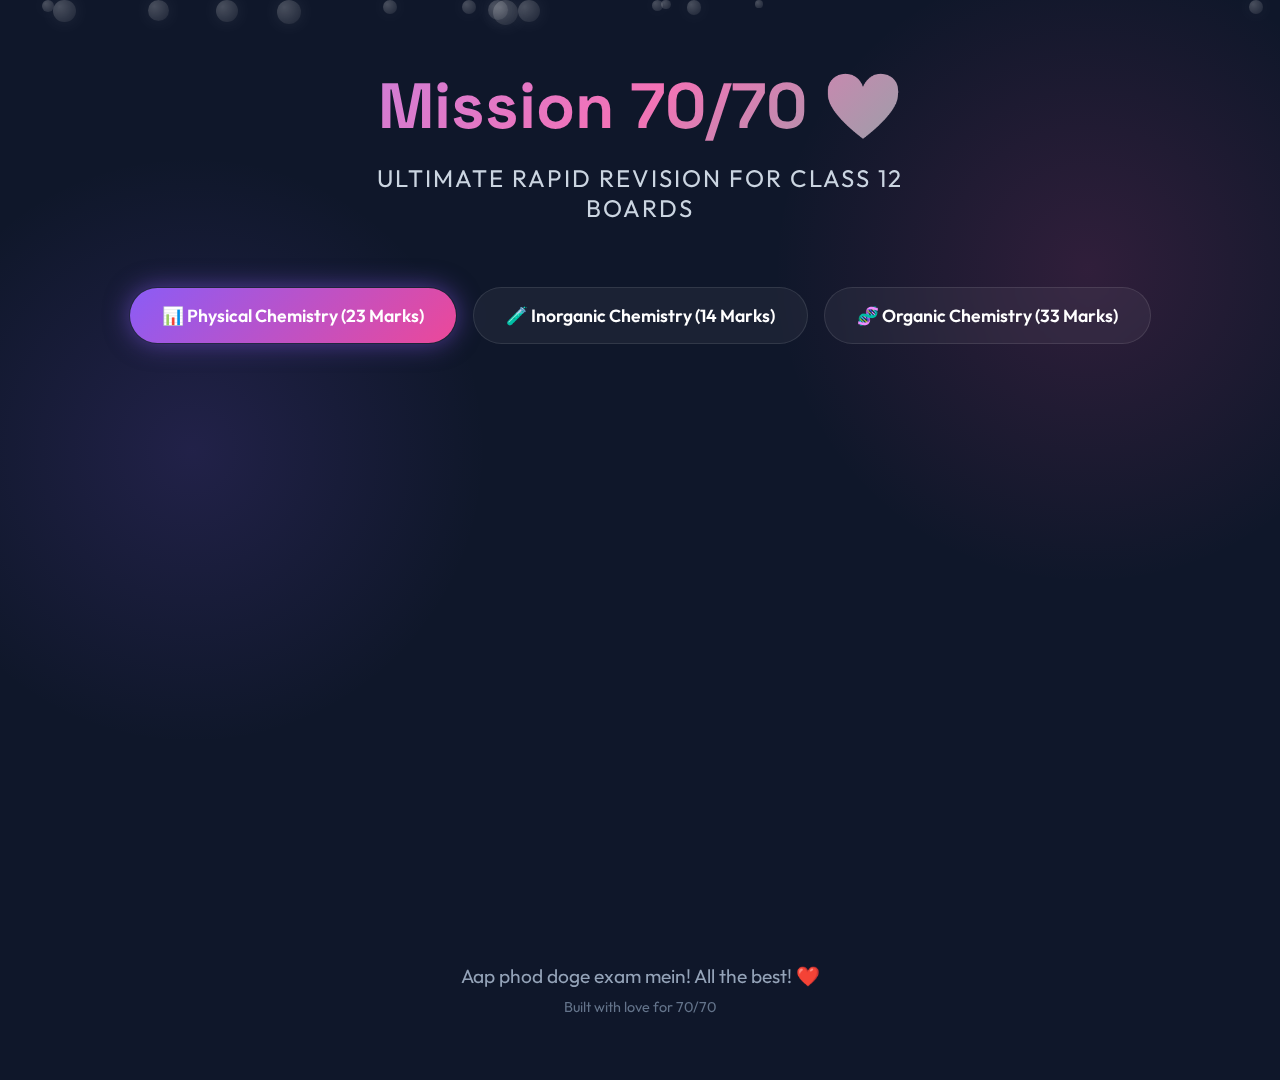
<file: chemistry_revision.html>
<!DOCTYPE html>
<html lang="en">

<head>
    <meta charset="UTF-8">
    <meta name="viewport" content="width=device-width, initial-scale=1.0">
    <title>Mission 70/70 - CBSE Class 12 Chemistry Rapid Revision</title>
    <link
        href="https://fonts.googleapis.com/css2?family=Outfit:wght@300;400;600;800&family=Space+Grotesk:wght@400;700&display=swap"
        rel="stylesheet">
    <style>
        :root {
            --bg-color: #0f172a;
            --text-color: #f8fafc;
            --primary: #8b5cf6;
            --primary-glow: rgba(139, 92, 246, 0.5);
            --secondary: #ec4899;
            --accent: #10b981;
            --card-bg: rgba(30, 41, 59, 0.7);
            --border: rgba(255, 255, 255, 0.1);
        }

        * {
            margin: 0;
            padding: 0;
            box-sizing: border-box;
            font-family: 'Outfit', sans-serif;
        }

        body {
            background-color: var(--bg-color);
            color: var(--text-color);
            min-height: 100vh;
            background-image:
                radial-gradient(circle at 15% 50%, rgba(139, 92, 246, 0.15), transparent 25%),
                radial-gradient(circle at 85% 30%, rgba(236, 72, 153, 0.15), transparent 25%);
            background-attachment: fixed;
            overflow-x: hidden;
        }

        /* Ambient animated background molecules */
        .molecule {
            position: fixed;
            border-radius: 50%;
            background: radial-gradient(circle at 30% 30%, rgba(255, 255, 255, 0.8), rgba(255, 255, 255, 0.2));
            box-shadow: 0 0 20px rgba(255, 255, 255, 0.3);
            animation: float 20s infinite linear;
            z-index: -1;
            opacity: 0.3;
        }

        @keyframes float {
            0% {
                transform: translateY(100vh) rotate(0deg);
            }

            100% {
                transform: translateY(-20vh) rotate(360deg);
            }
        }

        header {
            text-align: center;
            padding: 4rem 2rem 2rem;
            position: relative;
        }

        h1 {
            font-family: 'Space Grotesk', sans-serif;
            font-size: 4rem;
            font-weight: 800;
            background: linear-gradient(135deg, #a78bfa, #f472b6, #34d399);
            -webkit-background-clip: text;
            -webkit-text-fill-color: transparent;
            margin-bottom: 1rem;
            animation: pulse 3s infinite alternate;
        }

        @keyframes pulse {
            0% {
                text-shadow: 0 0 20px rgba(167, 139, 250, 0);
            }

            100% {
                text-shadow: 0 0 30px rgba(167, 139, 250, 0.3);
            }
        }

        .subtitle {
            font-size: 1.5rem;
            color: #cbd5e1;
            max-width: 600px;
            margin: 0 auto;
            letter-spacing: 2px;
            text-transform: uppercase;
        }

        .heart {
            color: var(--secondary);
            display: inline-block;
            animation: heartbeat 1.5s infinite;
        }

        @keyframes heartbeat {

            0%,
            100% {
                transform: scale(1);
            }

            50% {
                transform: scale(1.2);
            }
        }

        .container {
            max-width: 1200px;
            margin: 0 auto;
            padding: 2rem;
        }

        .tabs {
            display: flex;
            justify-content: center;
            gap: 1rem;
            margin-bottom: 3rem;
            flex-wrap: wrap;
        }

        .tab-btn {
            background: rgba(255, 255, 255, 0.05);
            border: 1px solid var(--border);
            color: white;
            padding: 1rem 2rem;
            border-radius: 50px;
            font-size: 1.1rem;
            font-weight: 600;
            cursor: pointer;
            transition: all 0.3s cubic-bezier(0.4, 0, 0.2, 1);
            backdrop-filter: blur(10px);
            position: relative;
            overflow: hidden;
        }

        .tab-btn::before {
            content: '';
            position: absolute;
            top: 0;
            left: 0;
            right: 0;
            bottom: 0;
            background: linear-gradient(135deg, var(--primary), var(--secondary));
            opacity: 0;
            transition: opacity 0.3s;
            z-index: -1;
        }

        .tab-btn:hover {
            transform: translateY(-3px);
            box-shadow: 0 10px 20px rgba(0, 0, 0, 0.2);
            border-color: rgba(255, 255, 255, 0.3);
        }

        .tab-btn.active {
            color: white;
            border-color: transparent;
            box-shadow: 0 0 25px var(--primary-glow);
        }

        .tab-btn.active::before {
            opacity: 1;
        }

        .content-section {
            display: none;
            opacity: 0;
            transform: translateY(20px);
            animation: slideUp 0.5s forwards;
        }

        .content-section.active {
            display: grid;
            grid-template-columns: repeat(auto-fit, minmax(350px, 1fr));
            gap: 2rem;
        }

        @keyframes slideUp {
            to {
                opacity: 1;
                transform: translateY(0);
            }
        }

        .card {
            background: var(--card-bg);
            border: 1px solid var(--border);
            border-radius: 24px;
            padding: 2rem;
            backdrop-filter: blur(20px);
            transition: all 0.4s ease;
            position: relative;
            z-index: 1;
            overflow: hidden;
        }

        .card::after {
            content: '';
            position: absolute;
            top: -50%;
            right: -50%;
            bottom: -50%;
            left: -50%;
            background: linear-gradient(to bottom right, rgba(255, 255, 255, 0.1), transparent);
            transform: rotate(30deg) translate(-20%, -20%);
            z-index: -1;
            pointer-events: none;
        }

        .card:hover {
            transform: scale(1.02) translateY(-5px);
            box-shadow: 0 20px 40px rgba(0, 0, 0, 0.4);
            border-color: rgba(255, 255, 255, 0.2);
        }

        .card h2 {
            font-size: 1.8rem;
            margin-bottom: 1.5rem;
            display: flex;
            align-items: center;
            gap: 0.5rem;
            font-family: 'Space Grotesk', sans-serif;
            border-bottom: 1px solid var(--border);
            padding-bottom: 1rem;
        }

        .color-1 {
            color: #60a5fa;
            border-color: rgba(96, 165, 250, 0.3) !important;
        }

        .color-2 {
            color: #f472b6;
            border-color: rgba(244, 114, 182, 0.3) !important;
        }

        .color-3 {
            color: #34d399;
            border-color: rgba(52, 211, 153, 0.3) !important;
        }

        .list-group {
            list-style: none;
        }

        .list-group li {
            position: relative;
            padding-left: 2rem;
            margin-bottom: 1rem;
            line-height: 1.5;
            color: #e2e8f0;
        }

        .list-group li::before {
            content: '⚡';
            position: absolute;
            left: 0;
            top: 2px;
            font-size: 1.2rem;
        }

        .highlight {
            color: #fbbf24;
            font-weight: 600;
        }

        .formula-box {
            background: rgba(0, 0, 0, 0.3);
            border-radius: 12px;
            padding: 1rem;
            margin-top: 1rem;
            font-family: monospace;
            color: #a78bfa;
            border-left: 4px solid var(--primary);
        }

        .footer {
            text-align: center;
            padding: 4rem 2rem;
            color: #94a3b8;
            font-size: 1.2rem;
        }

        .btn-action {
            display: inline-block;
            margin-top: 1.5rem;
            padding: 0.8rem 1.5rem;
            background: linear-gradient(45deg, var(--primary), var(--secondary));
            border-radius: 8px;
            text-decoration: none;
            color: white;
            font-weight: bold;
            transition: opacity 0.3s;
        }

        .btn-action:hover {
            opacity: 0.8;
        }

        @media (max-width: 768px) {
            h1 {
                font-size: 2.5rem;
            }

            .tabs {
                flex-direction: column;
            }

            .content-section.active {
                grid-template-columns: 1fr;
            }
        }
    </style>
</head>

<body>

    <!-- generate floating molecules -->
    <script>
        for (let i = 0; i < 15; i++) {
            let div = document.createElement('div');
            div.className = 'molecule';
            let size = Math.random() * 20 + 5;
            div.style.width = size + 'px';
            div.style.height = size + 'px';
            div.style.left = Math.random() * 100 + 'vw';
            div.style.animationDuration = (Math.random() * 15 + 10) + 's';
            div.style.animationDelay = (Math.random() * -20) + 's';
            document.body.appendChild(div);
        }
    </script>

    <header>
        <h1>Mission 70/70 <span class="heart">❤️</span></h1>
        <p class="subtitle">Ultimate Rapid Revision for Class 12 Boards</p>
    </header>

    <div class="container">
        <div class="tabs">
            <button class="tab-btn active" onclick="openTab('physical')">📊 Physical Chemistry (23 Marks)</button>
            <button class="tab-btn" onclick="openTab('inorganic')">🧪 Inorganic Chemistry (14 Marks)</button>
            <button class="tab-btn" onclick="openTab('organic')">🧬 Organic Chemistry (33 Marks)</button>
        </div>

        <!-- PHYSICAL CHEMISTRY -->
        <div id="physical" class="content-section active">
            <div class="card color-1">
                <h2 class="color-1">💧 Solutions</h2>
                <ul class="list-group">
                    <li><span class="highlight">Raoult's Law:</span> Ideal vs Non-Ideal solutions (+ve and -ve
                        deviations)</li>
                    <li><span class="highlight">Colligative Properties:</span> RLVP, Elevation of B.P., Depression of
                        F.P., Osmotic Pressure.</li>
                    <li><span class="highlight">Van't Hoff Factor (i):</span> Abnormal molar mass. Remember: i =
                        Obs/Calc</li>
                </ul>
                <div class="formula-box">
                    ΔTb = i * Kb * m<br>
                    π = i * C * R * T
                </div>
            </div>

            <div class="card color-1">
                <h2 class="color-1">⚡ Electrochemistry</h2>
                <ul class="list-group">
                    <li><span class="highlight">Nernst Equation:</span> Calculate EMF exactly. Direct 3 mark numerical!
                    </li>
                    <li><span class="highlight">Kohlrausch Law:</span> Molar conductivity at infinite dilution.</li>
                    <li><span class="highlight">Faraday's Laws:</span> Mass deposited = Z*I*t</li>
                    <li><span class="highlight">Batteries:</span> Lead storage battery recharge reactions.</li>
                </ul>
                <div class="formula-box">
                    E_cell = E°_cell - (0.0591/n) * log(Q)<br>
                    ΔG° = -nFE°_cell
                </div>
            </div>

            <div class="card color-1">
                <h2 class="color-1">⏱️ Chemical Kinetics</h2>
                <ul class="list-group">
                    <li><span class="highlight">Order & Molecularity:</span> Differences and units of rate constant (k).
                    </li>
                    <li><span class="highlight">Zero & First Order:</span> Integrated rate equations and Half-life
                        (t1/2).</li>
                    <li><span class="highlight">Arrhenius Equation:</span> Effect of temp and catalyst on reaction rate.
                    </li>
                </ul>
                <div class="formula-box">
                    First Order k = (2.303/t) * log[R0/R]<br>
                    t1/2 = 0.693 / k
                </div>
            </div>
        </div>

        <!-- INORGANIC CHEMISTRY -->
        <div id="inorganic" class="content-section">
            <div class="card color-2">
                <h2 class="color-2">🏔️ d and f Block Elements</h2>
                <ul class="list-group">
                    <li><span class="highlight">Transition Metals:</span> Variable oxidation states, Formation of
                        colored ions, complex compounds, catalytic properties.</li>
                    <li><span class="highlight">Lanthanoid Contraction:</span> Causes and consequences (Zr/Hf size
                        similarity).</li>
                    <li><span class="highlight">KMnO4 & K2Cr2O7:</span> Preparation and oxidizing properties (Learn
                        balanced ionic equations!)</li>
                </ul>
            </div>

            <div class="card color-2">
                <h2 class="color-2">🔗 Coordination Compounds</h2>
                <ul class="list-group">
                    <li><span class="highlight">IUPAC Nomenclature:</span> Guaranteed 1-2 marks.</li>
                    <li><span class="highlight">VBT:</span> Hybridization (sp³d² vs d²sp³), magnetic properties
                        (paramagnetic vs diamagnetic).</li>
                    <li><span class="highlight">CFT (Crystal Field Theory):</span> Splitting of d-orbitals in
                        octahedral/tetrahedral fields. Spectrochemical series.</li>
                    <li><span class="highlight">Isomerism:</span> Linkage, coordination, ionization, solvate, and
                        stereoisomerism.</li>
                </ul>
            </div>
        </div>

        <!-- ORGANIC CHEMISTRY -->
        <div id="organic" class="content-section">
            <div class="card color-3">
                <h2 class="color-3">🔄 Sn1 vs Sn2 & Haloalkanes</h2>
                <ul class="list-group">
                    <li><span class="highlight">Sn1:</span> 3° > 2° > 1° (Carbocation). Racemization occurs.</li>
                    <li><span class="highlight">Sn2:</span> 1° > 2° > 3° (Steric hindrance). Inversion of configuration.
                    </li>
                    <li><span class="highlight">Name Reactions:</span> Sandmeyer, Finkelstein, Swarts, Wurtz-Fittig.
                    </li>
                    <li><span class="highlight">Markovnikov's Rule</span> vs Peroxide Effect (Anti-Markovnikov).</li>
                </ul>
            </div>

            <div class="card color-3">
                <h2 class="color-3">🍷 Alcohols, Phenols, Ethers</h2>
                <ul class="list-group">
                    <li><span class="highlight">Acidity:</span> Phenol > Water > Alcohol. Effect of EWG (-NO2) and ERG
                        (-CH3) on phenol acidity.</li>
                    <li><span class="highlight">Name Reactions:</span> Kolbe's reaction, Reimer-Tiemann, Williamson
                        ether synthesis.</li>
                    <li><span class="highlight">Distinction Tests:</span> Lucas test (1°, 2°, 3° alcohols).</li>
                </ul>
            </div>

            <div class="card color-3">
                <h2 class="color-3">🍋 Aldehydes, Ketones, Carboxylic</h2>
                <ul class="list-group">
                    <li><span class="highlight">Tollens' & Fehling's Test:</span> Guaranteed question. Aldehydes give
                        positive, ketones negative.</li>
                    <li><span class="highlight">Aldol Condensation:</span> Alpha-H required.</li>
                    <li><span class="highlight">Cannizzaro Reaction:</span> No alpha-H required (HCHO, PhCHO).</li>
                    <li><span class="highlight">Clemmensen & Wolff-Kishner</span> reduction for C=O to CH2.</li>
                    <li><span class="highlight">HVZ Reaction:</span> Halogenation of carboxylic acids.</li>
                </ul>
            </div>

            <div class="card color-3">
                <h2 class="color-3">🐟 Amines</h2>
                <ul class="list-group">
                    <li><span class="highlight">Basic Character:</span> Order in aq vs gas phase. Gabriel phthalimide
                        synthesis.</li>
                    <li><span class="highlight">Tests:</span> Carbylamine Test & Hinsberg Test.</li>
                    <li><span class="highlight">Reactions:</span> Hoffmann bromamide, Diazonium salts.</li>
                </ul>
            </div>

            <div class="card color-3">
                <h2 class="color-3">🧬 Biomolecules</h2>
                <ul class="list-group">
                    <li><span class="highlight">Carbohydrates:</span> Glucose structures, Anomers, Mutarotation.</li>
                    <li><span class="highlight">Proteins:</span> Denaturation, Peptide bonds, 1°/2° structures.</li>
                    <li><span class="highlight">Nucleic Acids:</span> DNA vs RNA, Vitamins (fat/water soluble).</li>
                </ul>
            </div>

            <div class="card color-3"
                style="grid-column: 1 / -1; display:flex; justify-content:center; align-items:center; flex-direction:column; background: linear-gradient(135deg, rgba(16, 185, 129, 0.2), rgba(30,41,59,0.9));">
                <h2 class="color-3" style="border:none;">Master All "Name Reactions" & "Distinction Tests" for 100%
                    success!</h2>
                <p style="font-size: 1.2rem;">Organic Chemistry makes up almost half the paper (33/70 marks).</p>
            </div>
        </div>

    </div>

    <div class="footer">
        <p>Aap phod doge exam mein! All the best! ❤️</p>
        <p style="font-size:0.9rem; margin-top:10px; color:#64748b;">Built with love for 70/70</p>
    </div>

    <script>
        function openTab(tabName) {
            // Hide all sections
            document.querySelectorAll('.content-section').forEach(el => {
                el.classList.remove('active');
            });
            // Unstyle all tabs
            document.querySelectorAll('.tab-btn').forEach(el => {
                el.classList.remove('active');
            });
            // Show selected section
            document.getElementById(tabName).classList.add('active');
            // Highlight clicked tab
            event.currentTarget.classList.add('active');
        }
    </script>
</body>

</html>
</file>
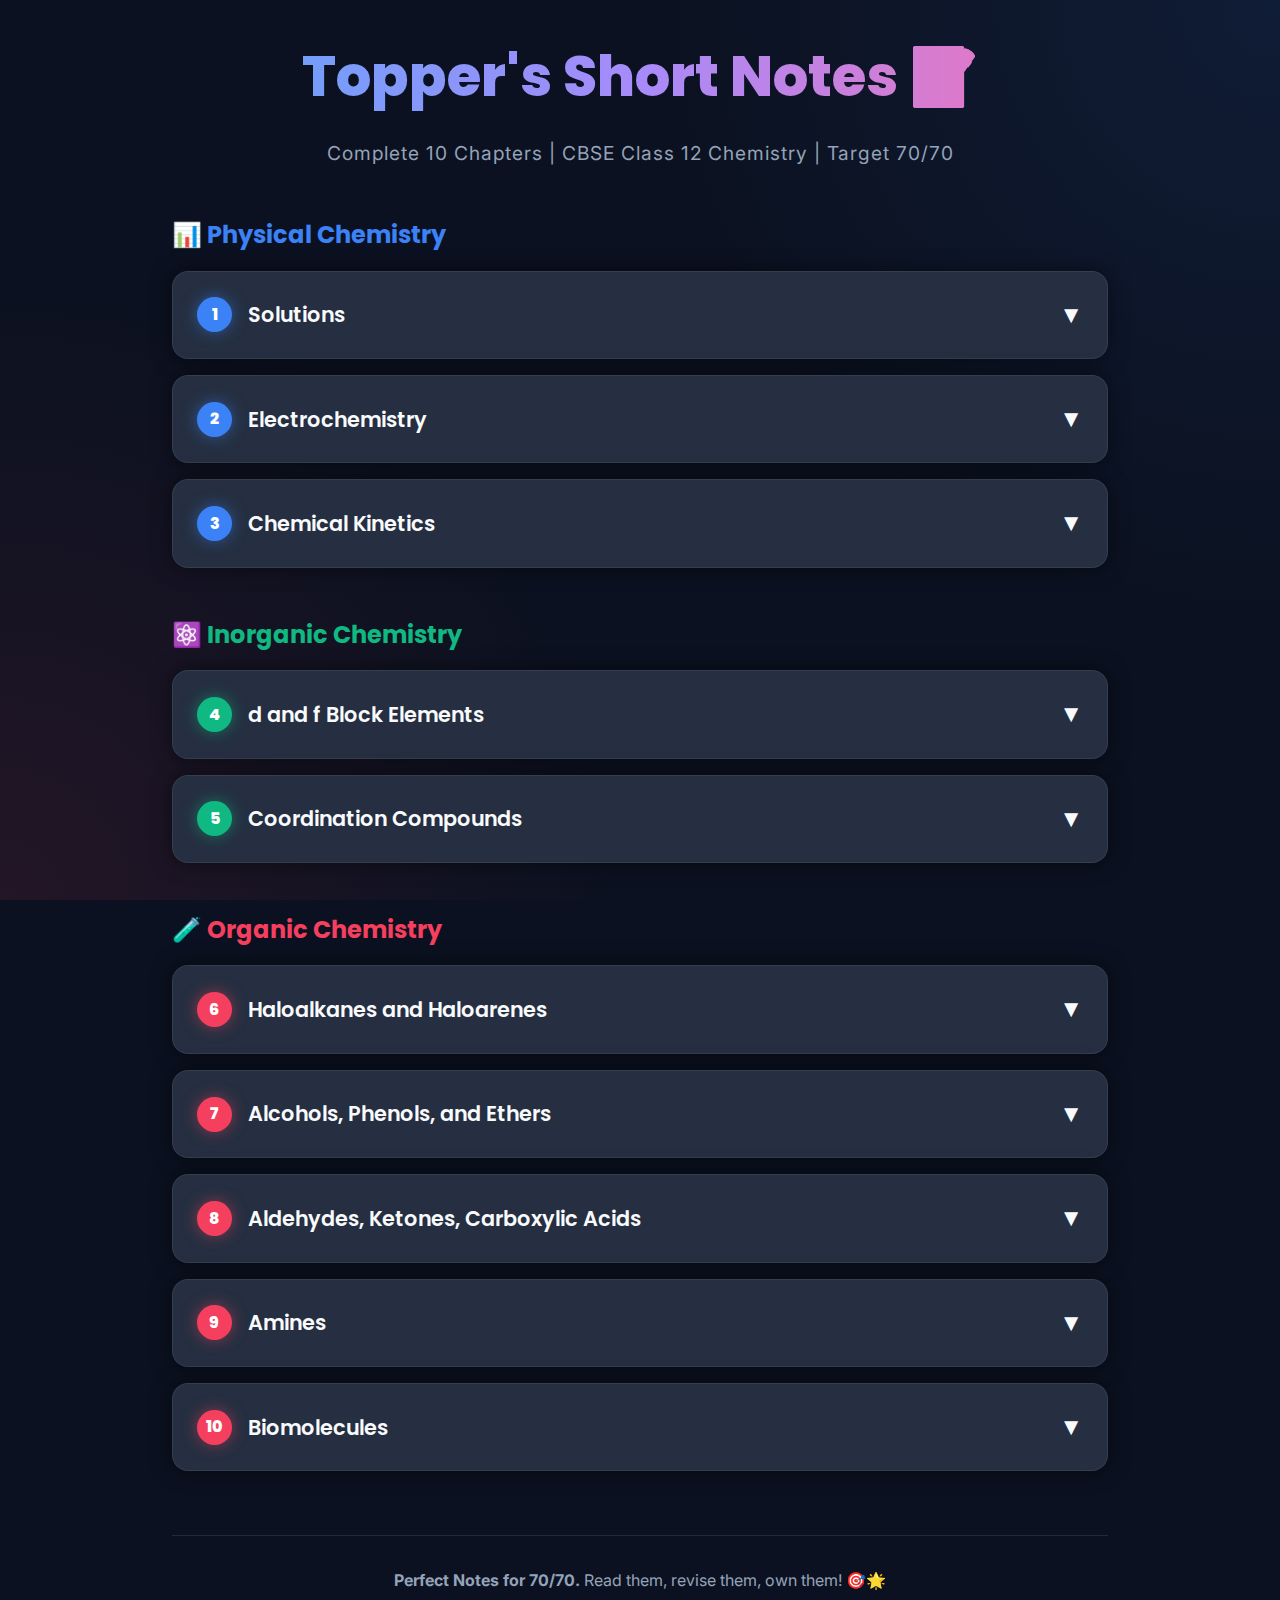
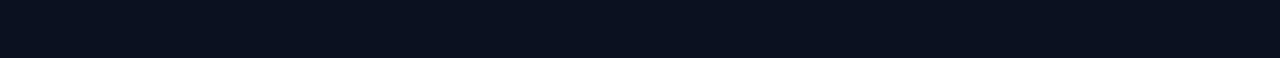
<file: chemistry_short_notes.html>
<!DOCTYPE html>
<html lang="en">

<head>
    <meta charset="UTF-8">
    <meta name="viewport" content="width=device-width, initial-scale=1.0">
    <title>Chemistry 70/70 - Ultimate Short Notes</title>
    <link
        href="https://fonts.googleapis.com/css2?family=Inter:wght@300;400;600;800&family=Poppins:wght@500;700&display=swap"
        rel="stylesheet">
    <style>
        :root {
            --bg-color: #0b1120;
            --text-main: #f8fafc;
            --text-muted: #94a3b8;
            --card-bg: #1e293b;
            --border-light: rgba(255, 255, 255, 0.1);

            /* Subject Colors */
            --physical: #3b82f6;
            /* Blue */
            --inorganic: #10b981;
            /* Green */
            --organic: #f43f5e;
            /* Rose */

            --glow-spread: 0 0 20px rgba(0, 0, 0, 0.5);
        }

        * {
            margin: 0;
            padding: 0;
            box-sizing: border-box;
        }

        body {
            font-family: 'Inter', sans-serif;
            background-color: var(--bg-color);
            color: var(--text-main);
            background-image:
                radial-gradient(circle at top right, rgba(59, 130, 246, 0.1), transparent 40%),
                radial-gradient(circle at bottom left, rgba(244, 63, 94, 0.1), transparent 40%);
            background-attachment: fixed;
            line-height: 1.6;
        }

        .container {
            max-width: 1000px;
            margin: 0 auto;
            padding: 2rem;
        }

        header {
            text-align: center;
            margin-bottom: 3rem;
            animation: fadeInDown 1s ease;
        }

        @keyframes fadeInDown {
            from {
                opacity: 0;
                transform: translateY(-20px);
            }

            to {
                opacity: 1;
                transform: translateY(0);
            }
        }

        h1 {
            font-family: 'Poppins', sans-serif;
            font-size: 3.5rem;
            font-weight: 800;
            margin-bottom: 1rem;
            background: linear-gradient(to right, #60a5fa, #a78bfa, #f472b6);
            -webkit-background-clip: text;
            background-clip: text;
            color: transparent;
        }

        .subtitle {
            font-size: 1.2rem;
            color: var(--text-muted);
            letter-spacing: 1px;
        }

        /* Accordion Structure */
        .chapter-container {
            margin-bottom: 1rem;
            border-radius: 16px;
            overflow: hidden;
            background: var(--card-bg);
            border: 1px solid var(--border-light);
            box-shadow: var(--glow-spread);
            transition: transform 0.3s;
        }

        .chapter-container:hover {
            transform: scale(1.01);
            border-color: rgba(255, 255, 255, 0.2);
        }

        .chapter-header {
            padding: 1.5rem;
            cursor: pointer;
            display: flex;
            align-items: center;
            justify-content: space-between;
            font-family: 'Poppins', sans-serif;
            font-size: 1.3rem;
            font-weight: 600;
            background: rgba(255, 255, 255, 0.03);
            user-select: none;
        }

        .chapter-title {
            display: flex;
            align-items: center;
            gap: 1rem;
        }

        .chap-number {
            display: flex;
            align-items: center;
            justify-content: center;
            width: 35px;
            height: 35px;
            border-radius: 50%;
            font-size: 1rem;
            font-weight: 800;
            color: white;
        }

        /* Color Codes */
        .physical .chap-number {
            background: var(--physical);
            box-shadow: 0 0 15px rgba(59, 130, 246, 0.5);
        }

        .inorganic .chap-number {
            background: var(--inorganic);
            box-shadow: 0 0 15px rgba(16, 185, 129, 0.5);
        }

        .organic .chap-number {
            background: var(--organic);
            box-shadow: 0 0 15px rgba(244, 63, 94, 0.5);
        }

        .toggle-icon {
            font-size: 1.5rem;
            transition: transform 0.3s;
        }

        .chapter-container.active .toggle-icon {
            transform: rotate(180deg);
        }

        .chapter-content {
            max-height: 0;
            overflow: hidden;
            transition: max-height 0.5s cubic-bezier(0, 1, 0, 1);
            background: rgba(0, 0, 0, 0.2);
        }

        .chapter-container.active .chapter-content {
            max-height: 2000px;
            transition: max-height 1s ease-in-out;
        }

        .notes-grid {
            padding: 2rem;
            display: grid;
            gap: 1.5rem;
        }

        .note-card {
            background: rgba(255, 255, 255, 0.03);
            border-left: 4px solid var(--text-muted);
            padding: 1rem 1.5rem;
            border-radius: 0 12px 12px 0;
        }

        .physical .note-card {
            border-left-color: var(--physical);
        }

        .inorganic .note-card {
            border-left-color: var(--inorganic);
        }

        .organic .note-card {
            border-left-color: var(--organic);
        }

        .note-card h3 {
            color: white;
            margin-bottom: 0.5rem;
            font-size: 1.1rem;
            font-weight: 600;
        }

        .note-card p,
        .note-card ul {
            color: #cbd5e1;
            font-size: 0.95rem;
        }

        .note-card ul {
            padding-left: 1.5rem;
            margin-top: 0.5rem;
        }

        .note-card li {
            margin-bottom: 0.3rem;
        }

        .highlight {
            color: #fbbf24;
            font-weight: 600;
        }

        .formula {
            background: rgba(0, 0, 0, 0.5);
            padding: 0.8rem;
            border-radius: 8px;
            font-family: monospace;
            color: #a78bfa;
            margin-top: 1rem;
            display: block;
            letter-spacing: 1px;
            border: 1px solid rgba(167, 139, 250, 0.2);
        }

        .footer {
            text-align: center;
            margin-top: 4rem;
            padding: 2rem;
            border-top: 1px solid var(--border-light);
            color: var(--text-muted);
        }

        @media (max-width: 768px) {
            h1 {
                font-size: 2.5rem;
            }

            .chapter-header {
                font-size: 1.1rem;
            }

            .container {
                padding: 1rem;
            }
        }
    </style>
</head>

<body>

    <div class="container">
        <header>
            <h1>Topper's Short Notes 📝</h1>
            <p class="subtitle">Complete 10 Chapters | CBSE Class 12 Chemistry | Target 70/70</p>
        </header>

        <!-- PHYSICAL CHEMISTRY -->
        <h2 style="color: var(--physical); margin: 2rem 0 1rem; font-family: 'Poppins', sans-serif;">📊 Physical
            Chemistry</h2>

        <!-- CH 1 -->
        <div class="chapter-container physical" onclick="toggleChapter(this)">
            <div class="chapter-header">
                <div class="chapter-title"><span class="chap-number">1</span> Solutions</div>
                <div class="toggle-icon">▼</div>
            </div>
            <div class="chapter-content">
                <div class="notes-grid">
                    <div class="note-card">
                        <h3>1. Henry's Law & Raoult's Law</h3>
                        <ul>
                            <li><span class="highlight">Henry's Law:</span> Solubility of gas in liquid ∝ partial
                                pressure of gas. <i>p = K<sub>H</sub> * x</i>. (Lower K<sub>H</sub> = Higher
                                solubility).</li>
                            <li><span class="highlight">Raoult's Law:</span> Partial vapour pressure of volatile
                                component p<sub>1</sub> = p<sub>1</sub>° * x<sub>1</sub>.</li>
                        </ul>
                    </div>
                    <div class="note-card">
                        <h3>2. Ideal vs Non-Ideal Solutions</h3>
                        <ul>
                            <li><span class="highlight">Ideal:</span> Obeys Raoult's Law. ΔH<sub>mix</sub> = 0,
                                ΔV<sub>mix</sub> = 0. (e.g., Benzene + Toluene).</li>
                            <li><span class="highlight">+ve Deviation:</span> Weaker A-B interactions. V.P. increases.
                                Minimum boiling azeotrope (Ethanol + Water).</li>
                            <li><span class="highlight">-ve Deviation:</span> Stronger A-B interactions. V.P. decreases.
                                Maximum boiling azeotrope (HNO3 + Water).</li>
                        </ul>
                    </div>
                    <div class="note-card">
                        <h3>3. Colligative Properties & Van't Hoff Factor (i)</h3>
                        <p>Properties depending only on <i>number</i> of solute particles. To correct for
                            association/dissociation, multiply by factor <i>i</i>.</p>
                        <span class="formula">
                            1. RLVP: (P° - P)/P° = i * X<sub>solute</sub> <br>
                            2. Elevation in BP: ΔT<sub>b</sub> = i * K<sub>b</sub> * m <br>
                            3. Depression in FP: ΔT<sub>f</sub> = i * K<sub>f</sub> * m <br>
                            4. Osmotic Pressure: π = i * C * R * T
                        </span>
                    </div>
                </div>
            </div>
        </div>

        <!-- CH 2 -->
        <div class="chapter-container physical" onclick="toggleChapter(this)">
            <div class="chapter-header">
                <div class="chapter-title"><span class="chap-number">2</span> Electrochemistry</div>
                <div class="toggle-icon">▼</div>
            </div>
            <div class="chapter-content">
                <div class="notes-grid">
                    <div class="note-card">
                        <h3>1. Nernst Equation & Gibbs Free Energy</h3>
                        <p>Used to calculate EMF of cell at non-standard conditions.</p>
                        <span class="formula">
                            E<sub>cell</sub> = E°<sub>cell</sub> - (0.0591 / n) * log₁₀[Product]/[Reactant] <br>
                            ΔG° = -n F E°<sub>cell</sub> <br>
                            ΔG° = -2.303 R T log(K<sub>c</sub>)
                        </span>
                    </div>
                    <div class="note-card">
                        <h3>2. Kohlrausch's Law</h3>
                        <p>Limiting molar conductivity (Λ°<sub>m</sub>) of an electrolyte is the sum of individual
                            contributions of its cations and anions. Crucial for calculating Λ°<sub>m</sub> of weak
                            electrolytes (like CH3COOH).</p>
                    </div>
                    <div class="note-card">
                        <h3>3. Faraday's Laws of Electrolysis</h3>
                        <ul>
                            <li><span class="highlight">First Law:</span> Mass deposited w = Z * I * t.</li>
                            <li><span class="highlight">Second Law:</span> When same current passed through different
                                electrolytes, w ∝ Equivalent weight.</li>
                        </ul>
                    </div>
                    <div class="note-card">
                        <h3>4. Batteries & Fuel Cells</h3>
                        <ul>
                            <li><span class="highlight">Lead Storage Battery:</span> Discharging: Pb(s) + PbO2(s) +
                                2H2SO4(aq) → 2PbSO4(s) + 2H2O(l). Recharging inverses this.</li>
                            <li><span class="highlight">H2-O2 Fuel Cell:</span> Highly efficient, pollution-free. Water
                                is the only byproduct.</li>
                        </ul>
                    </div>
                </div>
            </div>
        </div>

        <!-- CH 3 -->
        <div class="chapter-container physical" onclick="toggleChapter(this)">
            <div class="chapter-header">
                <div class="chapter-title"><span class="chap-number">3</span> Chemical Kinetics</div>
                <div class="toggle-icon">▼</div>
            </div>
            <div class="chapter-content">
                <div class="notes-grid">
                    <div class="note-card">
                        <h3>1. Order vs Molecularity</h3>
                        <ul>
                            <li><span class="highlight">Order:</span> Sum of powers of conc. terms in rate law. Exp.
                                determined. Can be 0 or fractional.</li>
                            <li><span class="highlight">Molecularity:</span> Number of colliding species in an
                                elementary step. Theoretical. Never 0.</li>
                        </ul>
                    </div>
                    <div class="note-card">
                        <h3>2. Rate Constant (k) & Integrated Rate Laws</h3>
                        <span class="formula">
                            Zero Order: k = [R]₀ - [R] / t &nbsp;| &nbsp;t<sub>1/2</sub> = [R]₀ / 2k <br>
                            First Order: k = (2.303/t) * log([R]₀/[R]) &nbsp;| &nbsp;t<sub>1/2</sub> = 0.693 / k
                        </span>
                    </div>
                    <div class="note-card">
                        <h3>3. Arrhenius Equation (Temperature Dependence)</h3>
                        <p>Rate constant doubles for every 10°C rise. Catalyst lowers activation energy (Ea) providing
                            alternate path.</p>
                        <span class="formula">
                            k = A * e<sup>-Ea/RT</sup> <br>
                            log(k₂/k₁) = (Ea / 2.303R) * [ (T₂ - T₁) / (T₁T₂) ]
                        </span>
                    </div>
                </div>
            </div>
        </div>

        <!-- INORGANIC CHEMISTRY -->
        <h2 style="color: var(--inorganic); margin: 3rem 0 1rem; font-family: 'Poppins', sans-serif;">⚛️ Inorganic
            Chemistry</h2>

        <!-- CH 4 -->
        <div class="chapter-container inorganic" onclick="toggleChapter(this)">
            <div class="chapter-header">
                <div class="chapter-title"><span class="chap-number">4</span> d and f Block Elements</div>
                <div class="toggle-icon">▼</div>
            </div>
            <div class="chapter-content">
                <div class="notes-grid">
                    <div class="note-card">
                        <h3>1. General Properties of d-block (Transition Metals)</h3>
                        <ul>
                            <li><span class="highlight">Variable Oxidation States:</span> Due to involvement of both ns
                                and (n-1)d electrons.</li>
                            <li><span class="highlight">Colored Ions & Magnetism:</span> Due to presence of unpaired
                                d-electrons (d-d transition). <br> Magnetic moment μ = √(n(n+2)) BM.</li>
                            <li><span class="highlight">Catalytic Properties:</span> Ability to adopt multiple oxidation
                                states and provide surface area.</li>
                        </ul>
                    </div>
                    <div class="note-card">
                        <h3>2. Lanthanoid Contraction</h3>
                        <p>Steady decrease in atomic/ionic radii of lanthanoids due to poor shielding of 4f electrons.
                            <b>Consequence:</b> Radii of 4d & 5d series (e.g., Zr and Hf) become almost identical.</p>
                    </div>
                    <div class="note-card">
                        <h3>3. KMnO4 and K2Cr2O7</h3>
                        <p>Strong oxidizing agents. <b>Learn Ionic Equations:</b></p>
                        <ul>
                            <li><span class="highlight">Acidic KMnO4:</span> MnO4⁻ + 8H⁺ + 5e⁻ → Mn²⁺ + 4H2O (Colorless)
                            </li>
                            <li><span class="highlight">Acidic K2Cr2O7:</span> Cr2O7²⁻ + 14H⁺ + 6e⁻ → 2Cr³⁺ + 7H2O
                                (Green)</li>
                        </ul>
                    </div>
                </div>
            </div>
        </div>

        <!-- CH 5 -->
        <div class="chapter-container inorganic" onclick="toggleChapter(this)">
            <div class="chapter-header">
                <div class="chapter-title"><span class="chap-number">5</span> Coordination Compounds</div>
                <div class="toggle-icon">▼</div>
            </div>
            <div class="chapter-content">
                <div class="notes-grid">
                    <div class="note-card">
                        <h3>1. Valence Bond Theory (VBT)</h3>
                        <ul>
                            <li><span class="highlight">Strong Field Ligands (CO, CN-, NH3):</span> Pair up electrons.
                                Usually form Inner orbital complexes (d²sp³) - Diamagnetic.</li>
                            <li><span class="highlight">Weak Field Ligands (Halogens, H2O):</span> Do not pair. Form
                                Outer orbital complexes (sp³d²) - Paramagnetic.</li>
                        </ul>
                    </div>
                    <div class="note-card">
                        <h3>2. Crystal Field Theory (CFT)</h3>
                        <p>Ligands split the degenerate d-orbitals into t2g (lower) and eg (higher) sets in octahedral
                            field.<br>
                            If Δo > P (Strong ligand): 4th electron goes to t2g (low spin, pairing occurs).<br>
                            If Δo < P (Weak ligand): 4th electron goes to eg (high spin).</p>
                    </div>
                    <div class="note-card">
                        <h3>3. Isomerism</h3>
                        <ul>
                            <li><span class="highlight">Linkage:</span> Ambidentate ligands (NO2 vs ONO).</li>
                            <li><span class="highlight">Optical:</span> Non-superimposable mirror images. Common in
                                [M(en)3]³⁺ types.</li>
                            <li><span class="highlight">Geometrical:</span> Cis (adjacent) vs Trans (opposite). Forms in
                                square planar [Ma2b2] or octahedral [Ma4b2].</li>
                        </ul>
                    </div>
                </div>
            </div>
        </div>

        <!-- ORGANIC CHEMISTRY -->
        <h2 style="color: var(--organic); margin: 3rem 0 1rem; font-family: 'Poppins', sans-serif;">🧪 Organic Chemistry
        </h2>

        <!-- CH 6 -->
        <div class="chapter-container organic" onclick="toggleChapter(this)">
            <div class="chapter-header">
                <div class="chapter-title"><span class="chap-number">6</span> Haloalkanes and Haloarenes</div>
                <div class="toggle-icon">▼</div>
            </div>
            <div class="chapter-content">
                <div class="notes-grid">
                    <div class="note-card">
                        <h3>1. SN1 vs SN2 Mechanisms</h3>
                        <ul>
                            <li><span class="highlight">SN1:</span> Two steps. Carbocation intermediate. Reactivity
                                order: 3° > 2° > 1°. Stereochem: Racemization. Favored by polar protic solvents.</li>
                            <li><span class="highlight">SN2:</span> Single step. Transition state. Reactivity order: 1°
                                > 2° > 3° (Steric hindrance). Stereochem: Inversion of configuration (Walden Inversion).
                            </li>
                        </ul>
                    </div>
                    <div class="note-card">
                        <h3>2. Key Name Reactions</h3>
                        <ul>
                            <li><span class="highlight">Sandmeyer:</span> Benzenediazonium chloride + CuCl/HCl →
                                Chlorobenzene.</li>
                            <li><span class="highlight">Finkelstein:</span> R-X + NaI (Dry Acetone) → R-I + NaX (Halogen
                                exchange to form Iodides).</li>
                            <li><span class="highlight">Swarts:</span> R-X + AgF → R-F (Formation of Fluorides).</li>
                            <li><span class="highlight">Wurtz-Fittig & Fittig:</span> Ar-X + R-X + 2Na (Ether) → Ar-R
                                (Alkyl arene) / Ar-X + Ar-X → Ar-Ar (Biphenyl).</li>
                        </ul>
                    </div>
                    <div class="note-card">
                        <h3>3. Addition to Alkenes</h3>
                        <p><span class="highlight">Markovnikov's rule:</span> Neg part of reagent (like X⁻ from HX)
                            attaches to C with less Hydrogen.<br>
                            <span class="highlight">Anti-Markovnikov (Peroxide effect / Kharasch):</span> Only with HBr
                            + Peroxide. Br attaches to C with more Hydrogen.
                        </p>
                    </div>
                </div>
            </div>
        </div>

        <!-- CH 7 -->
        <div class="chapter-container organic" onclick="toggleChapter(this)">
            <div class="chapter-header">
                <div class="chapter-title"><span class="chap-number">7</span> Alcohols, Phenols, and Ethers</div>
                <div class="toggle-icon">▼</div>
            </div>
            <div class="chapter-content">
                <div class="notes-grid">
                    <div class="note-card">
                        <h3>1. Acidic Character (Phenol vs Alcohol)</h3>
                        <p>Phenol is more acidic than alcohols due to resonance stabilization of phenoxide ion.<br>
                            - EWG (like -NO2) <i>increases</i> acidity (e.g., Picric acid).<br>
                            - ERG (like -CH3) <i>decreases</i> acidity.</p>
                    </div>
                    <div class="note-card">
                        <h3>2. Preparation of Alcohols</h3>
                        <ul>
                            <li><span class="highlight">Acid Catalyzed Hydration:</span> Markovnikov addition of H2O.
                                Rearrangement possible.</li>
                            <li><span class="highlight">Hydroboration-Oxidation (HBO):</span> Anti-Markovnikov addition
                                of H2O. No rearrangement. Uses B2H6, then H2O2/OH⁻.</li>
                        </ul>
                    </div>
                    <div class="note-card">
                        <h3>3. Mighty Name Reactions & Tests</h3>
                        <ul>
                            <li><span class="highlight">Reimer-Tiemann:</span> Phenol + CHCl3 + aq.NaOH →
                                Salicylaldehyde.</li>
                            <li><span class="highlight">Kolbe's Rxn:</span> Phenol + CO2 + NaOH → Salicylic acid.</li>
                            <li><span class="highlight">Williamson Synthesis:</span> RONa + R'X → R-O-R'. R'X must be
                                PRIMARY (1°) to avoid elimination (alkene).</li>
                            <li><span class="highlight">Lucas Test (ZnCl2/HCl):</span> Distinguishes 1°, 2°, 3°
                                alcohols. 3° gives immediate turbidity.</li>
                        </ul>
                    </div>
                </div>
            </div>
        </div>

        <!-- CH 8 -->
        <div class="chapter-container organic" onclick="toggleChapter(this)">
            <div class="chapter-header">
                <div class="chapter-title"><span class="chap-number">8</span> Aldehydes, Ketones, Carboxylic Acids</div>
                <div class="toggle-icon">▼</div>
            </div>
            <div class="chapter-content">
                <div class="notes-grid">
                    <div class="note-card">
                        <h3>1. Test for Aldehydes vs Ketones</h3>
                        <ul>
                            <li><span class="highlight">Tollens' Test (Silver Mirror):</span> Aldehydes (both aliphatic
                                & aromatic) give +ve test. Ketones do not.</li>
                            <li><span class="highlight">Fehling's Test:</span> Red ppt. Aliphatic aldehydes give +ve.
                                (Aromatic aldehydes and Ketones do not).</li>
                            <li><span class="highlight">Iodoform Test (NaOI):</span> For compounds containing CH3-C=O or
                                CH3-CH(OH)- group. Forms yellow ppt of CHI3.</li>
                        </ul>
                    </div>
                    <div class="note-card">
                        <h3>2. Alpha-Hydrogen Reactions (VVI)</h3>
                        <ul>
                            <li><span class="highlight">Aldol Condensation:</span> Ald/Ket WITH alpha-H (e.g.,
                                Acetaldehyde). Dilute NaOH. Forms β-hydroxy aldehyde → heated to α,β-unsaturated
                                carbonyl.</li>
                            <li><span class="highlight">Cannizzaro Reaction:</span> Aldehydes WITHOUT alpha-H (e.g.,
                                HCHO, Benzaldehyde). Conc. NaOH. Self oxidation-reduction (disproportionation) into
                                alcohol and acid salt.</li>
                        </ul>
                    </div>
                    <div class="note-card">
                        <h3>3. Name Reactions for Synthesis & Reduction</h3>
                        <ul>
                            <li><span class="highlight">Rosenmund:</span> Acid chloride + H2/Pd-BaSO4 → Aldehyde.</li>
                            <li><span class="highlight">Clemmensen:</span> C=O + Zn-Hg/HCl → CH2 (Alkanes).</li>
                            <li><span class="highlight">Wolff-Kishner:</span> C=O + NH2NH2 / KOH, Glycol → CH2.</li>
                            <li><span class="highlight">HVZ Reaction:</span> Carboxylic acid (with alpha-H) + X2/Red P →
                                Alpha-halo carboxylic acid.</li>
                        </ul>
                    </div>
                </div>
            </div>
        </div>

        <!-- CH 9 -->
        <div class="chapter-container organic" onclick="toggleChapter(this)">
            <div class="chapter-header">
                <div class="chapter-title"><span class="chap-number">9</span> Amines</div>
                <div class="toggle-icon">▼</div>
            </div>
            <div class="chapter-content">
                <div class="notes-grid">
                    <div class="note-card">
                        <h3>1. Basic Character of Amines</h3>
                        <ul>
                            <li><span class="highlight">Gas phase:</span> 3° > 2° > 1° > NH3 (Due to +I effect of alkyl
                                groups).</li>
                            <li><span class="highlight">Aqueous phase (Methyl -CH3):</span> 2° > 1° > 3° > NH3.</li>
                            <li><span class="highlight">Aqueous phase (Ethyl -C2H5):</span> 2° > 3° > 1° > NH3
                                (Calculated based on +I, solvation, and steric hindrance).</li>
                            <li>Aniline is WEAKER base than NH3 due to resonance of lone pair with benzene ring.</li>
                        </ul>
                    </div>
                    <div class="note-card">
                        <h3>2. Essential Name Rxns & Tests</h3>
                        <ul>
                            <li><span class="highlight">Hoffmann Bromamide Degradation:</span> Amide + Br2 + 4NaOH → 1°
                                Amine (with ONE carbon less). Step-down rxn.</li>
                            <li><span class="highlight">Gabriel Phthalimide:</span> For pure 1° aliphatic amines ONLY.
                                Cannot prepare aniline (Ar-X doesn't do SN2).</li>
                            <li><span class="highlight">Carbylamine Test (Isocyanide test):</span> ONLY 1° amines
                                (aliphatic/aromatic) + CHCl3 + KOH → Foul-smelling Isocyanide.</li>
                            <li><span class="highlight">Hinsberg Test:</span> Uses Benzene sulphonyl chloride. 1° amine
                                product is soluble in alkali, 2° is insoluble, 3° doesn't react.</li>
                        </ul>
                    </div>
                </div>
            </div>
        </div>

        <!-- CH 10 -->
        <div class="chapter-container organic" onclick="toggleChapter(this)">
            <div class="chapter-header">
                <div class="chapter-title"><span class="chap-number">10</span> Biomolecules</div>
                <div class="toggle-icon">▼</div>
            </div>
            <div class="chapter-content">
                <div class="notes-grid">
                    <div class="note-card">
                        <h3>1. Carbohydrates</h3>
                        <ul>
                            <li><span class="highlight">Reducing Sugars:</span> Contain free aldehyde/ketonic group
                                (reduce Tollens/Fehling). e.g., Glucose, Fructose, Maltose, Lactose. (Sucrose is
                                NON-reducing).</li>
                            <li><span class="highlight">Glucose Structure:</span> Known to have straight 6-C chain
                                (HI/red P), carbonyl is aldehyde (Br2 water oxidation).</li>
                            <li><span class="highlight">Anomers & Mutarotation:</span> Alpha and Beta D-glucose are
                                anomers (differ at C1). Slow change of optical rotation towards equilibrium is
                                mutarotation.</li>
                        </ul>
                    </div>
                    <div class="note-card">
                        <h3>2. Proteins</h3>
                        <ul>
                            <li><span class="highlight">Unit:</span> Alpha-amino acids joined by Peptide linkage
                                (-CO-NH-).</li>
                            <li><span class="highlight">Structure:</span> 1° (Sequence of amino acids), 2° (Alpha-helix,
                                beta-pleated sheet via H-bonds), 3° (3D folding), 4° (Subunit assembly).</li>
                            <li><span class="highlight">Denaturation:</span> Loss of biological activity due to heat/pH
                                change. 2° & 3° structures destroyed, 1° remains intact. (e.g., Boiling egg, curdling
                                milk).</li>
                        </ul>
                    </div>
                    <div class="note-card">
                        <h3>3. Nucleic Acids & Vitamins</h3>
                        <ul>
                            <li><span class="highlight">DNA vs RNA:</span> DNA has Deoxyribose, Thymine. RNA has Ribose,
                                Uracil (U instead of T). Double helix vs single strand.</li>
                            <li><span class="highlight">Fat Soluble Vitamins:</span> A, D, E, K. Subcutaneous fat
                                storage.</li>
                            <li><span class="highlight">Water Soluble:</span> B, C. Excreted in urine (must be supplied
                                in diet daily, exception B12).</li>
                        </ul>
                    </div>
                </div>
            </div>
        </div>

        <div class="footer">
            <p><strong>Perfect Notes for 70/70.</strong> Read them, revise them, own them! 🎯🌟</p>
        </div>
    </div>

    <script>
        function toggleChapter(element) {
            // Remove active class from other chapters if you want accordion effect (optional)
            /*
            document.querySelectorAll('.chapter-container').forEach(el => {
                if (el !== element) el.classList.remove('active');
            });
            */
            element.classList.toggle('active');
        }
    </script>
</body>

</html>
</file>
<file: style.css>
:root {
    --primary: #4f46e5;
    --primary-glow: rgba(79, 70, 229, 0.4);
    --secondary: #0ea5e9;
    --dark: #0f172a;
    --darker: #020617;
    --light: #f8fafc;
    --glass: rgba(255, 255, 255, 0.03);
    --glass-border: rgba(255, 255, 255, 0.1);
}

@keyframes float {
    0% {
        transform: translateY(0px);
    }

    50% {
        transform: translateY(-10px);
    }

    100% {
        transform: translateY(0px);
    }
}

@keyframes glow {
    0% {
        box-shadow: 0 0 5px var(--primary-glow);
    }

    50% {
        box-shadow: 0 0 20px var(--primary-glow);
    }

    100% {
        box-shadow: 0 0 5px var(--primary-glow);
    }
}

* {
    margin: 0;
    padding: 0;
    box-sizing: border-box;
    font-family: 'Outfit', sans-serif;
}

body {
    background-color: var(--darker);
    color: var(--light);
    min-height: 100vh;
    overflow-x: hidden;
    background-image:
        radial-gradient(circle at 20% 30%, rgba(79, 70, 229, 0.15) 0%, transparent 40%),
        radial-gradient(circle at 80% 70%, rgba(14, 165, 233, 0.15) 0%, transparent 40%);
}

.container {
    max-width: 1200px;
    margin: 0 auto;
    padding: 4rem 2rem;
}

header {
    text-align: center;
    margin-bottom: 5rem;
}

.badge {
    display: inline-block;
    padding: 0.5rem 1.25rem;
    background: var(--glass);
    border: 1px solid var(--glass-border);
    border-radius: 100px;
    font-size: 0.9rem;
    font-weight: 600;
    color: var(--secondary);
    margin-bottom: 1.5rem;
    backdrop-filter: blur(10px);
}

h1 {
    font-size: clamp(2.5rem, 8vw, 4.5rem);
    font-weight: 800;
    letter-spacing: -2px;
    line-height: 1.1;
    margin-bottom: 1.5rem;
    background: linear-gradient(to right, #fff, #94a3b8);
    -webkit-background-clip: text;
    -webkit-text-fill-color: transparent;
}

.subtitle {
    font-size: 1.25rem;
    color: #94a3b8;
    max-width: 600px;
    margin: 0 auto;
}

.hub-grid {
    display: grid;
    grid-template-columns: repeat(auto-fit, minmax(340px, 1fr));
    gap: 2rem;
}

.project-card {
    background: var(--glass);
    border: 1px solid var(--glass-border);
    border-radius: 24px;
    padding: 2.5rem;
    text-decoration: none;
    color: inherit;
    transition: all 0.4s cubic-bezier(0.175, 0.885, 0.32, 1.275);
    backdrop-filter: blur(20px);
    display: flex;
    flex-direction: column;
    justify-content: space-between;
    position: relative;
    overflow: hidden;
}

.project-card:hover {
    transform: translateY(-8px) scale(1.02);
    border-color: var(--primary);
    background: rgba(255, 255, 255, 0.05);
    box-shadow: 0 20px 40px rgba(0, 0, 0, 0.4);
}

.project-card::before {
    content: '';
    position: absolute;
    top: 0;
    left: 0;
    width: 100%;
    height: 100%;
    background: linear-gradient(135deg, transparent, rgba(79, 70, 229, 0.1));
    opacity: 0;
    transition: opacity 0.3s ease;
}

.project-card:hover::before {
    opacity: 1;
}

.icon {
    font-size: 2.5rem;
    margin-bottom: 2rem;
    width: 64px;
    height: 64px;
    background: rgba(255, 255, 255, 0.05);
    border-radius: 16px;
    display: flex;
    align-items: center;
    justify-content: center;
}

.card-title {
    font-size: 1.5rem;
    font-weight: 700;
    margin-bottom: 0.75rem;
}

.card-desc {
    color: #94a3b8;
    font-size: 1rem;
    line-height: 1.6;
    margin-bottom: 2rem;
}

.btn-open {
    display: inline-flex;
    align-items: center;
    gap: 0.5rem;
    font-weight: 700;
    font-size: 0.9rem;
    color: var(--primary);
    text-transform: uppercase;
    letter-spacing: 1px;
}

.btn-open span {
    transition: transform 0.3s ease;
}

.project-card:hover .btn-open span {
    transform: translateX(5px);
}

.footer {
    margin-top: 8rem;
    text-align: center;
    padding: 3rem;
    border-top: 1px solid var(--glass-border);
}

.footer-text {
    color: #64748b;
    font-size: 0.9rem;
}

.floating-bg {
    position: fixed;
    width: 300px;
    height: 300px;
    background: var(--primary);
    filter: blur(150px);
    border-radius: 50%;
    z-index: -1;
    opacity: 0.2;
    pointer-events: none;
}

@media (max-width: 640px) {
    .hub-grid {
        grid-template-columns: 1fr;
    }

    h1 {
        font-size: 2.5rem;
    }
}
</file>
